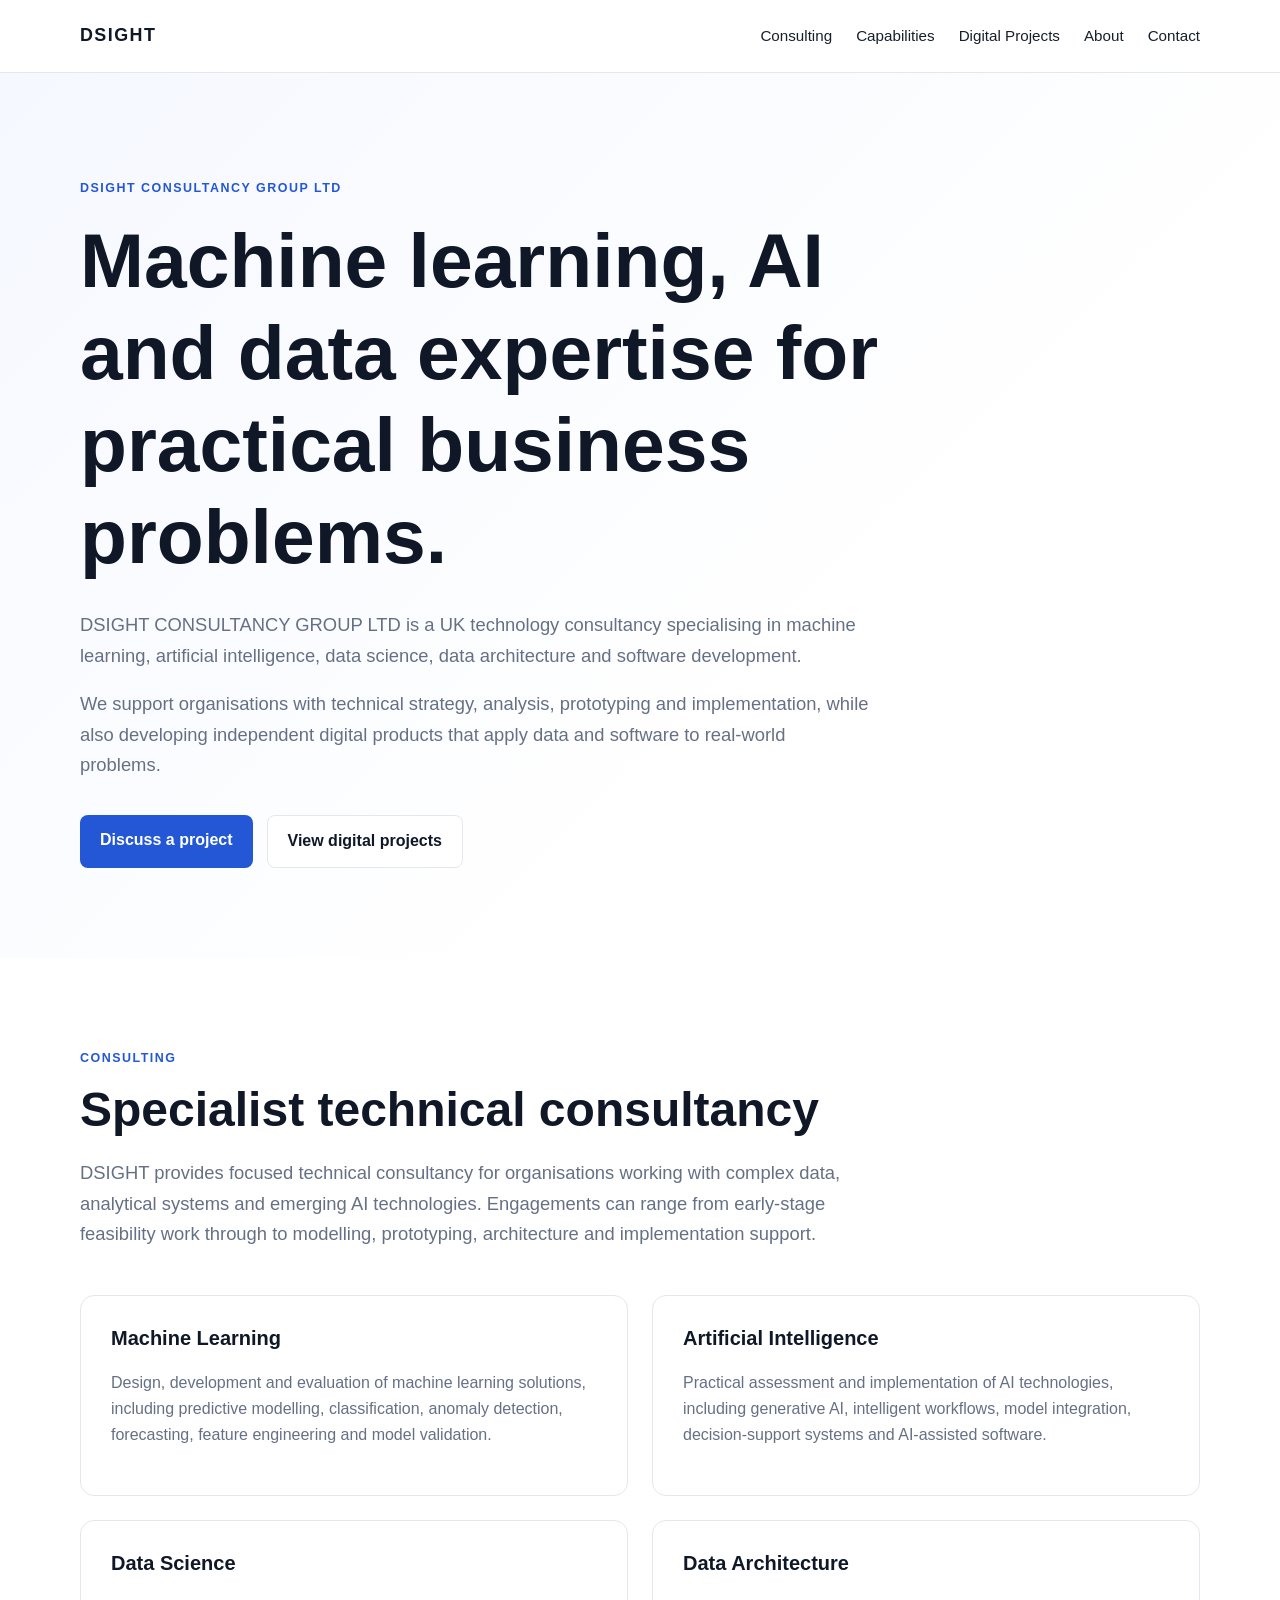
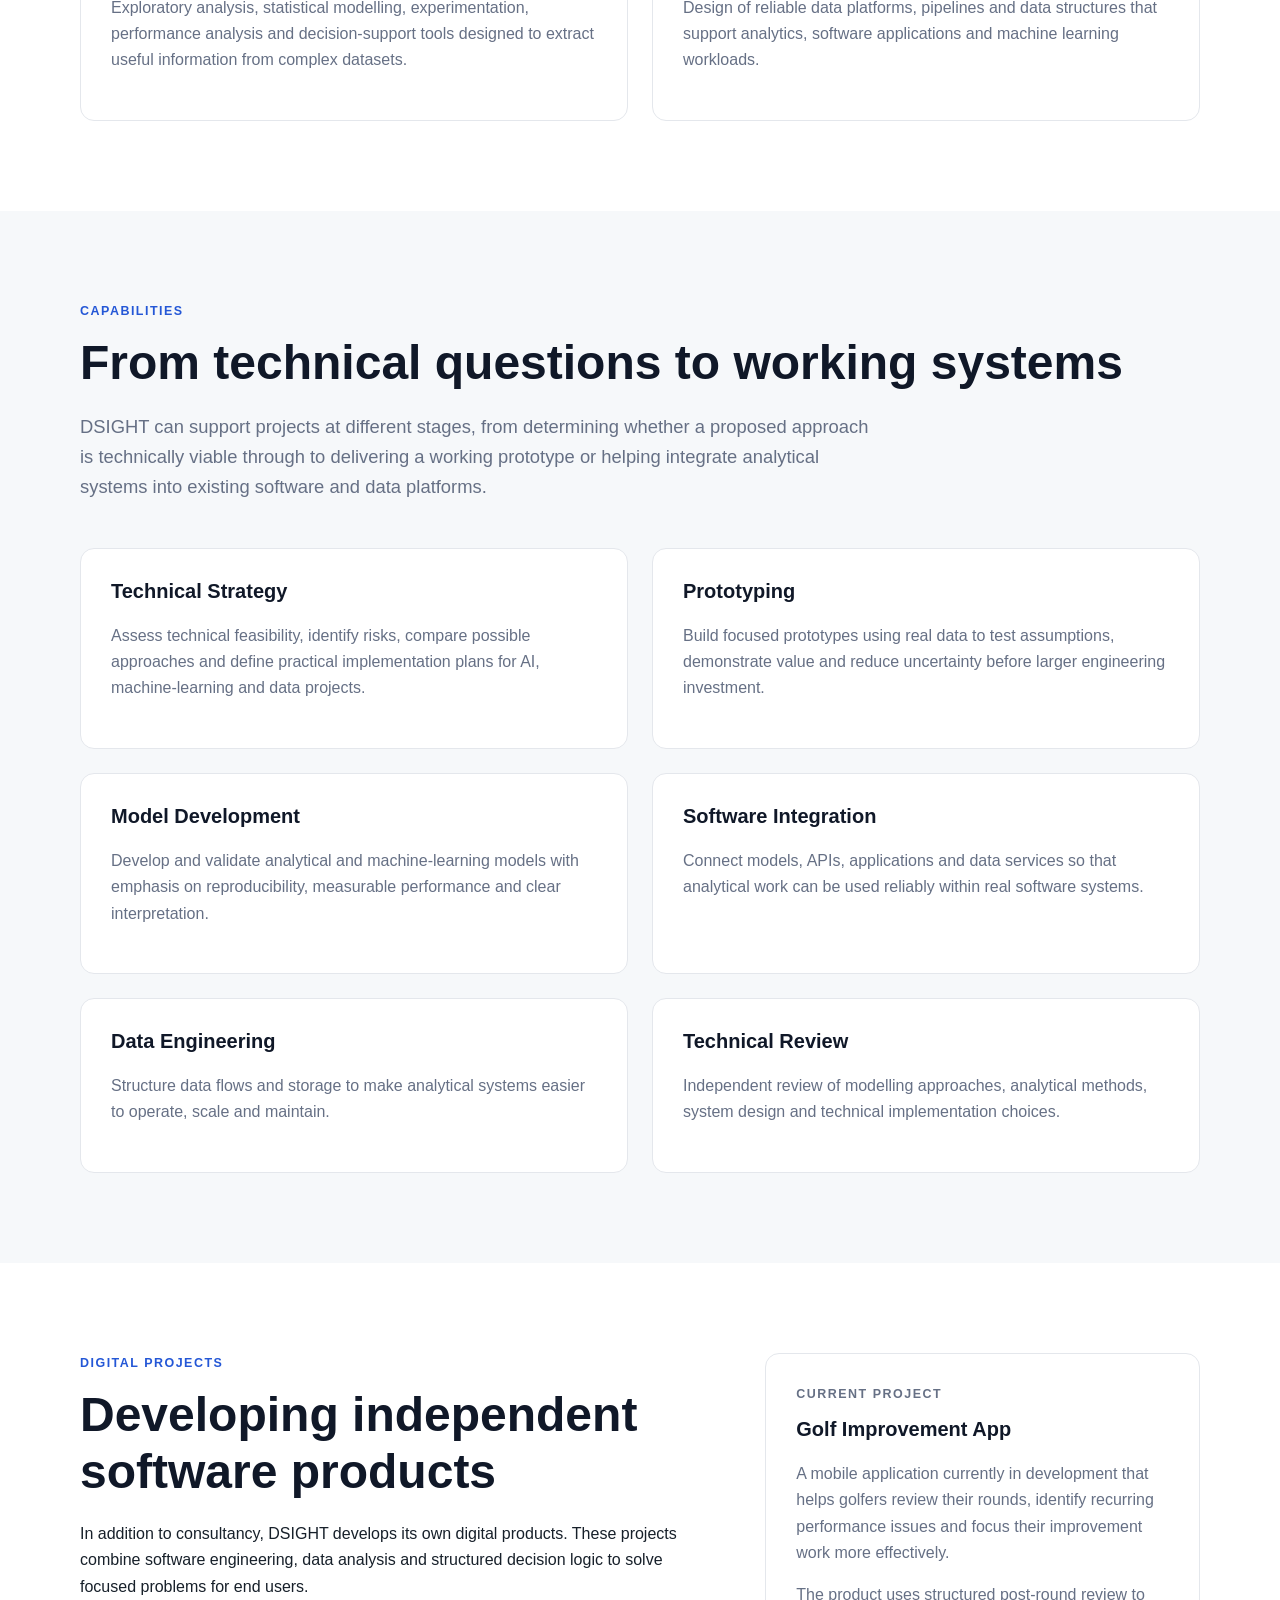
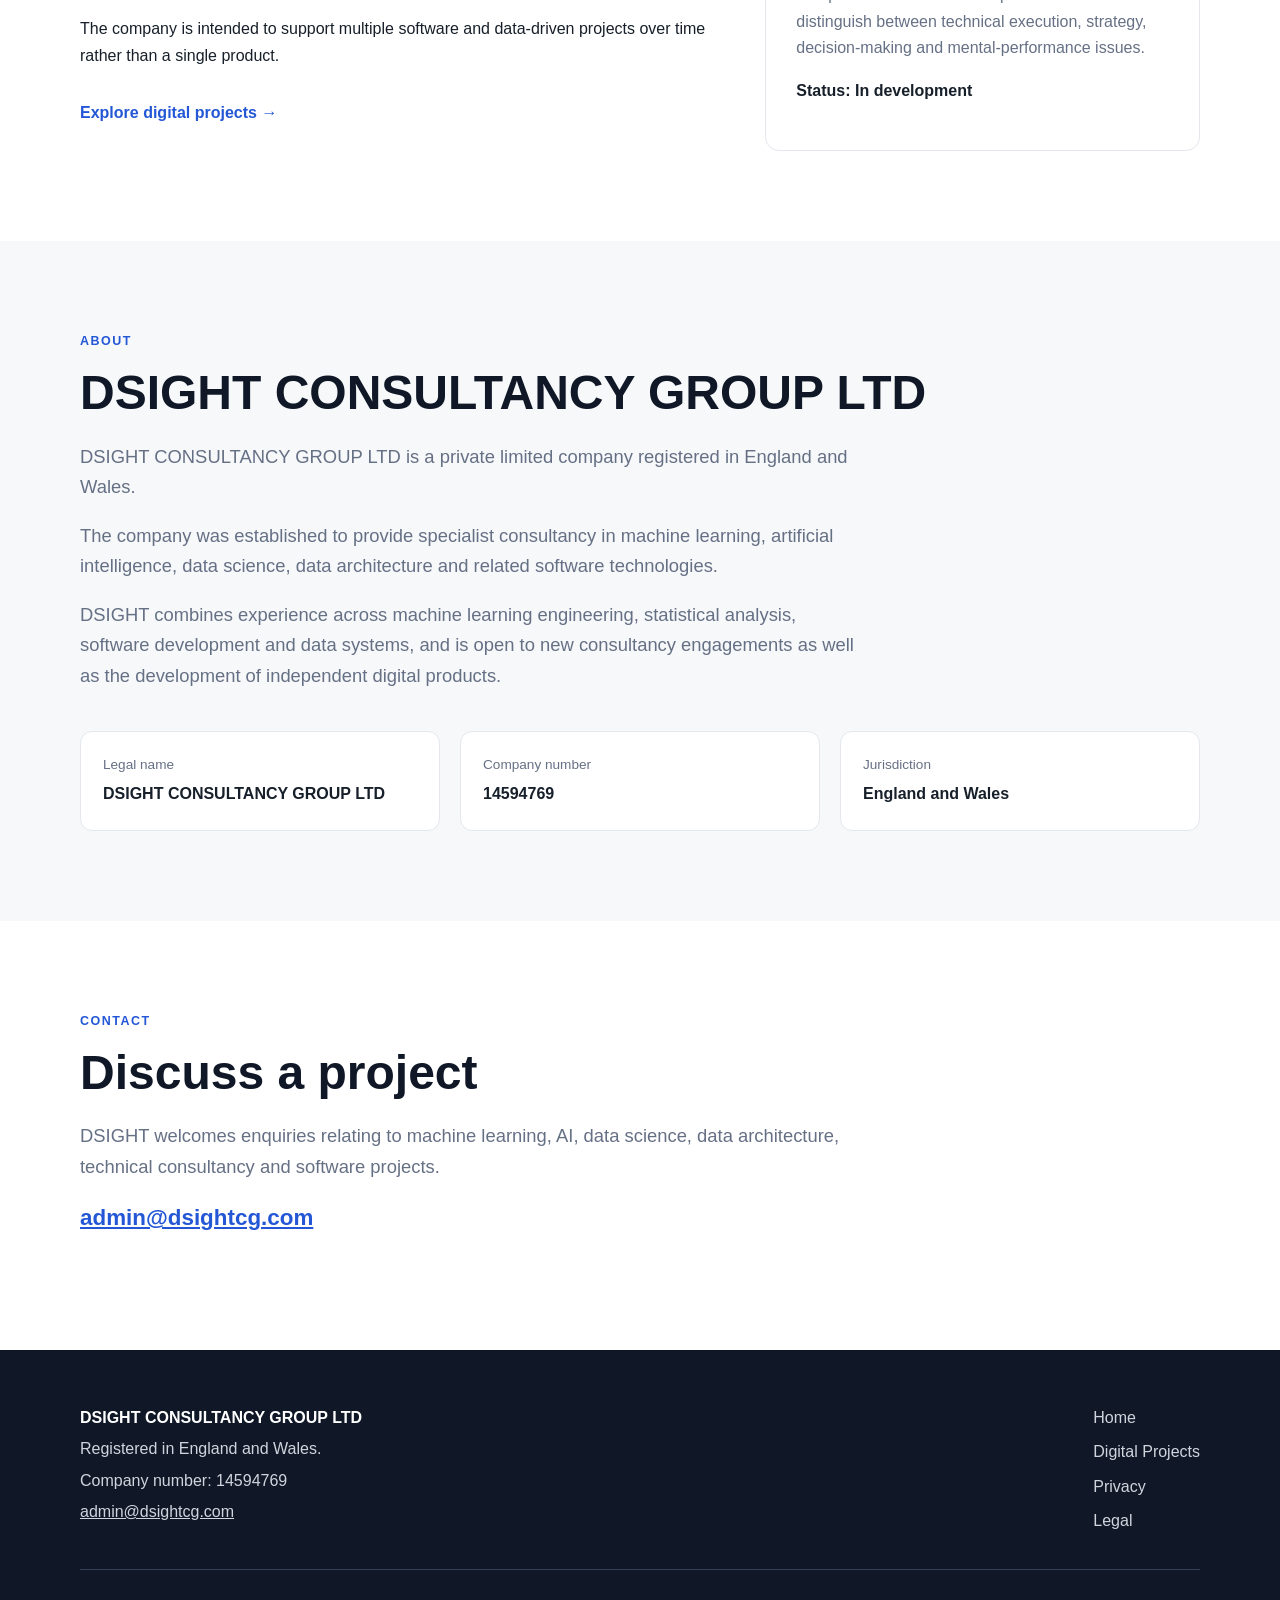
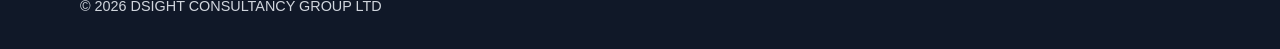
<file: index.html>
<!doctype html>
<html lang="en">
<head>
  <meta charset="utf-8">
  <meta name="viewport" content="width=device-width, initial-scale=1">
  <title>DSIGHT CONSULTANCY GROUP LTD</title>
  <meta
    name="description"
    content="DSIGHT CONSULTANCY GROUP LTD provides consultancy in machine learning, artificial intelligence, data science, data architecture and software development, while developing independent digital products."
  >
  <link rel="stylesheet" href="styles.css">
</head>

<body>

<header class="site-header">
  <div class="container nav">
    <a class="brand" href="index.html" aria-label="DSIGHT home">DSIGHT</a>

    <nav aria-label="Main navigation">
      <a href="#consulting">Consulting</a>
      <a href="#capabilities">Capabilities</a>
      <a href="projects.html">Digital Projects</a>
      <a href="#about">About</a>
      <a href="#contact">Contact</a>
    </nav>
  </div>
</header>

<main>

<section class="hero">
  <div class="container">
    <p class="eyebrow">DSIGHT CONSULTANCY GROUP LTD</p>

    <h1>
      Machine learning, AI and data expertise for practical business problems.
    </h1>

    <p class="hero-text">
      DSIGHT CONSULTANCY GROUP LTD is a UK technology consultancy specialising
      in machine learning, artificial intelligence, data science, data
      architecture and software development.
    </p>

    <p class="hero-text">
      We support organisations with technical strategy, analysis, prototyping
      and implementation, while also developing independent digital products
      that apply data and software to real-world problems.
    </p>

    <div class="hero-actions">
      <a class="button" href="#contact">Discuss a project</a>
      <a class="button secondary" href="projects.html">View digital projects</a>
    </div>
  </div>
</section>

<section id="consulting" class="section">
  <div class="container">

    <p class="eyebrow">Consulting</p>
    <h2>Specialist technical consultancy</h2>

    <p class="section-intro">
      DSIGHT provides focused technical consultancy for organisations working
      with complex data, analytical systems and emerging AI technologies.
      Engagements can range from early-stage feasibility work through to
      modelling, prototyping, architecture and implementation support.
    </p>

    <div class="grid">

      <article class="card">
        <h3>Machine Learning</h3>
        <p>
          Design, development and evaluation of machine learning solutions,
          including predictive modelling, classification, anomaly detection,
          forecasting, feature engineering and model validation.
        </p>
      </article>

      <article class="card">
        <h3>Artificial Intelligence</h3>
        <p>
          Practical assessment and implementation of AI technologies,
          including generative AI, intelligent workflows, model integration,
          decision-support systems and AI-assisted software.
        </p>
      </article>

      <article class="card">
        <h3>Data Science</h3>
        <p>
          Exploratory analysis, statistical modelling, experimentation,
          performance analysis and decision-support tools designed to extract
          useful information from complex datasets.
        </p>
      </article>

      <article class="card">
        <h3>Data Architecture</h3>
        <p>
          Design of reliable data platforms, pipelines and data structures that
          support analytics, software applications and machine learning
          workloads.
        </p>
      </article>

    </div>
  </div>
</section>

<section id="capabilities" class="section alternate">
  <div class="container">

    <p class="eyebrow">Capabilities</p>
    <h2>From technical questions to working systems</h2>

    <p class="section-intro">
      DSIGHT can support projects at different stages, from determining whether
      a proposed approach is technically viable through to delivering a
      working prototype or helping integrate analytical systems into existing
      software and data platforms.
    </p>

    <div class="grid">

      <article class="card">
        <h3>Technical Strategy</h3>
        <p>
          Assess technical feasibility, identify risks, compare possible
          approaches and define practical implementation plans for AI,
          machine-learning and data projects.
        </p>
      </article>

      <article class="card">
        <h3>Prototyping</h3>
        <p>
          Build focused prototypes using real data to test assumptions,
          demonstrate value and reduce uncertainty before larger engineering
          investment.
        </p>
      </article>

      <article class="card">
        <h3>Model Development</h3>
        <p>
          Develop and validate analytical and machine-learning models with
          emphasis on reproducibility, measurable performance and clear
          interpretation.
        </p>
      </article>

      <article class="card">
        <h3>Software Integration</h3>
        <p>
          Connect models, APIs, applications and data services so that
          analytical work can be used reliably within real software systems.
        </p>
      </article>

      <article class="card">
        <h3>Data Engineering</h3>
        <p>
          Structure data flows and storage to make analytical systems easier
          to operate, scale and maintain.
        </p>
      </article>

      <article class="card">
        <h3>Technical Review</h3>
        <p>
          Independent review of modelling approaches, analytical methods,
          system design and technical implementation choices.
        </p>
      </article>

    </div>
  </div>
</section>

<section class="section">
  <div class="container split">

    <div>
      <p class="eyebrow">Digital Projects</p>

      <h2>Developing independent software products</h2>

      <p>
        In addition to consultancy, DSIGHT develops its own digital products.
        These projects combine software engineering, data analysis and
        structured decision logic to solve focused problems for end users.
      </p>

      <p>
        The company is intended to support multiple software and data-driven
        projects over time rather than a single product.
      </p>

      <a class="text-link" href="projects.html">
        Explore digital projects →
      </a>
    </div>

    <div class="feature-box">
      <p class="eyebrow">Current project</p>

      <h3>Golf Improvement App</h3>

      <p>
        A mobile application currently in development that helps golfers review
        their rounds, identify recurring performance issues and focus their
        improvement work more effectively.
      </p>

      <p>
        The product uses structured post-round review to distinguish between
        technical execution, strategy, decision-making and mental-performance
        issues.
      </p>

      <p class="status">Status: In development</p>
    </div>

  </div>
</section>

<section id="about" class="section alternate">
  <div class="container">

    <p class="eyebrow">About</p>

    <h2>DSIGHT CONSULTANCY GROUP LTD</h2>

    <p class="section-intro">
      DSIGHT CONSULTANCY GROUP LTD is a private limited company registered in
      England and Wales.
    </p>

    <p class="section-intro">
      The company was established to provide specialist consultancy in machine
      learning, artificial intelligence, data science, data architecture and
      related software technologies.
    </p>

    <p class="section-intro">
      DSIGHT combines experience across machine learning engineering,
      statistical analysis, software development and data systems, and is open
      to new consultancy engagements as well as the development of independent
      digital products.
    </p>

    <div class="company-details">
      <div>
        <span class="detail-label">Legal name</span>
        <strong>DSIGHT CONSULTANCY GROUP LTD</strong>
      </div>

      <div>
        <span class="detail-label">Company number</span>
        <strong>14594769</strong>
      </div>

      <div>
        <span class="detail-label">Jurisdiction</span>
        <strong>England and Wales</strong>
      </div>
    </div>

  </div>
</section>

<section id="contact" class="section">
  <div class="container contact">

    <p class="eyebrow">Contact</p>

    <h2>Discuss a project</h2>

    <p class="section-intro">
      DSIGHT welcomes enquiries relating to machine learning, AI, data science,
      data architecture, technical consultancy and software projects.
    </p>

    <p class="contact-email">
      <a href="mailto:admin@dsightcg.com">admin@dsightcg.com</a>
    </p>

  </div>
</section>

</main>

<footer>
  <div class="container footer-content">

    <div>
      <strong>DSIGHT CONSULTANCY GROUP LTD</strong>
      <p>Registered in England and Wales.</p>
      <p>Company number: 14594769</p>
      <p>
        <a href="mailto:admin@dsightcg.com">admin@dsightcg.com</a>
      </p>
    </div>

    <div class="footer-links">
      <a href="index.html">Home</a>
      <a href="projects.html">Digital Projects</a>
      <a href="privacy.html">Privacy</a>
      <a href="terms.html">Legal</a>
    </div>

  </div>

  <div class="container copyright">
    © 2026 DSIGHT CONSULTANCY GROUP LTD
  </div>
</footer>

</body>
</html>
</file>
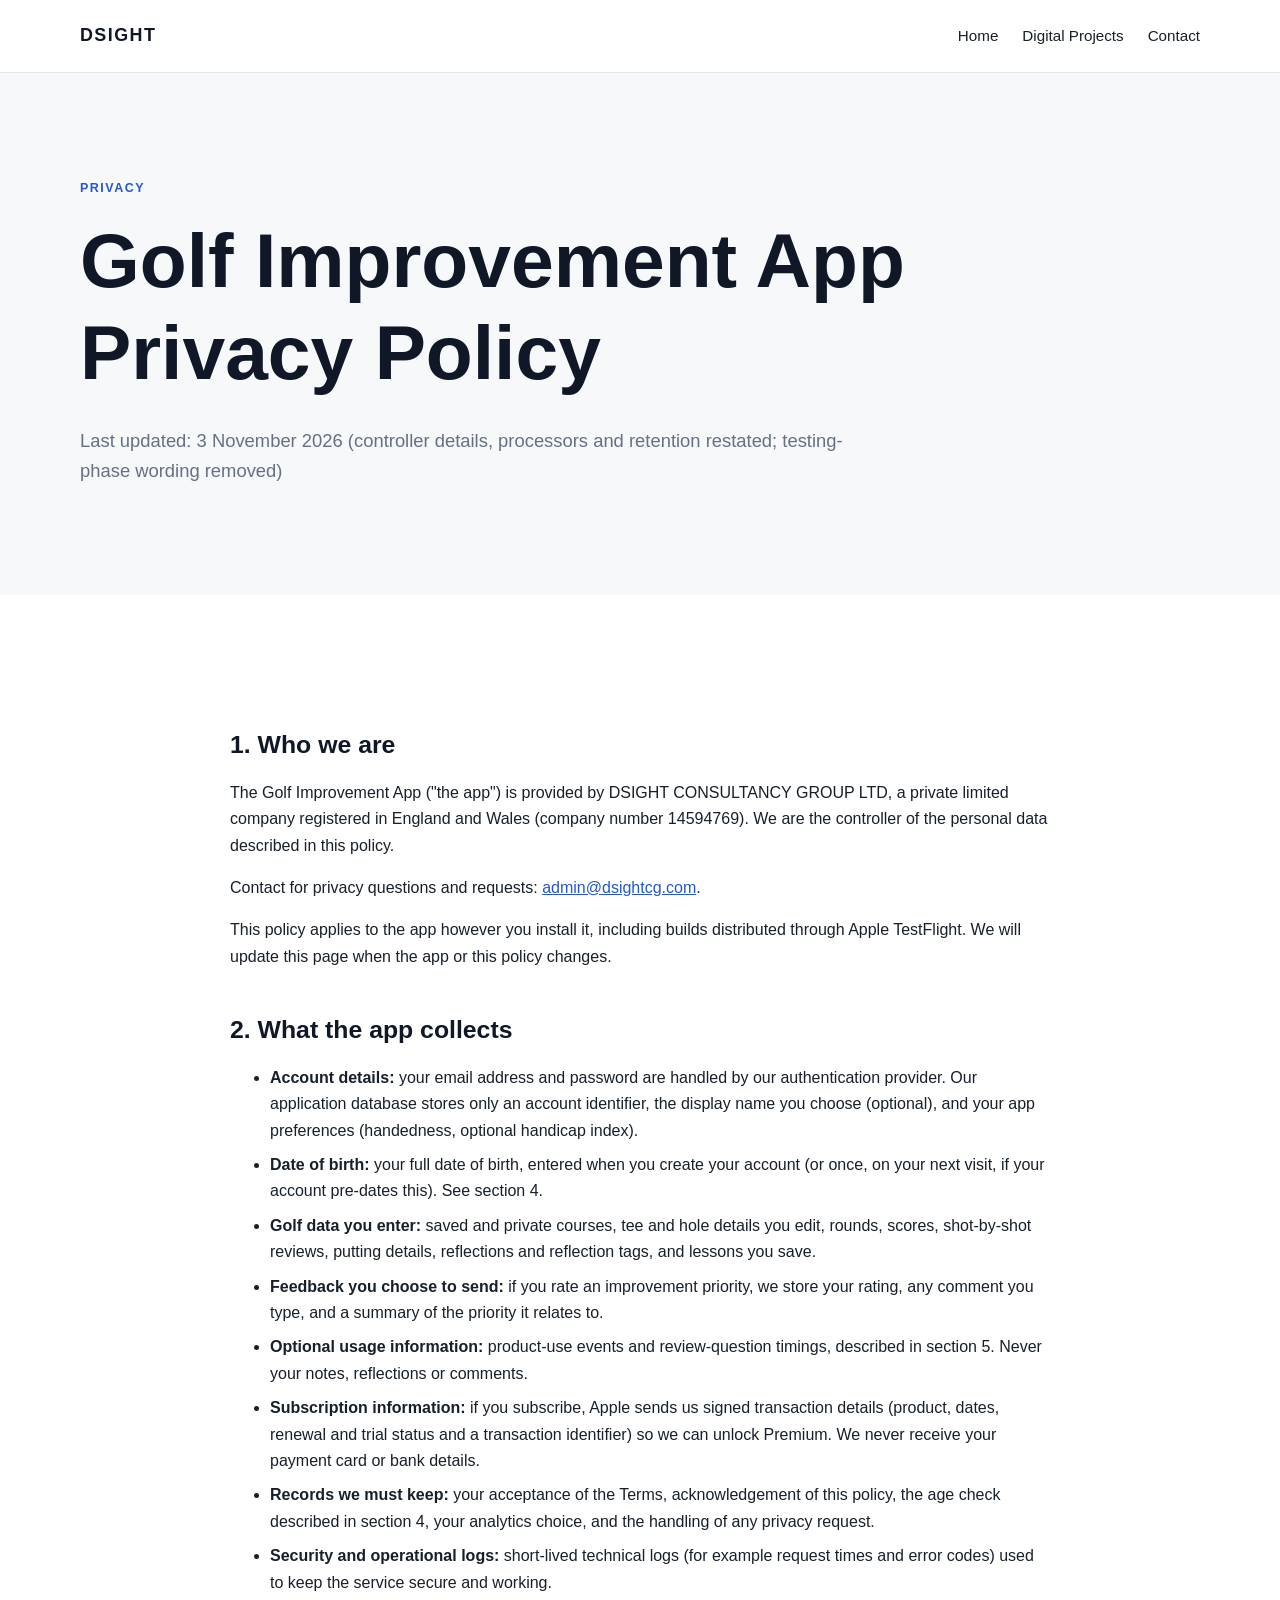
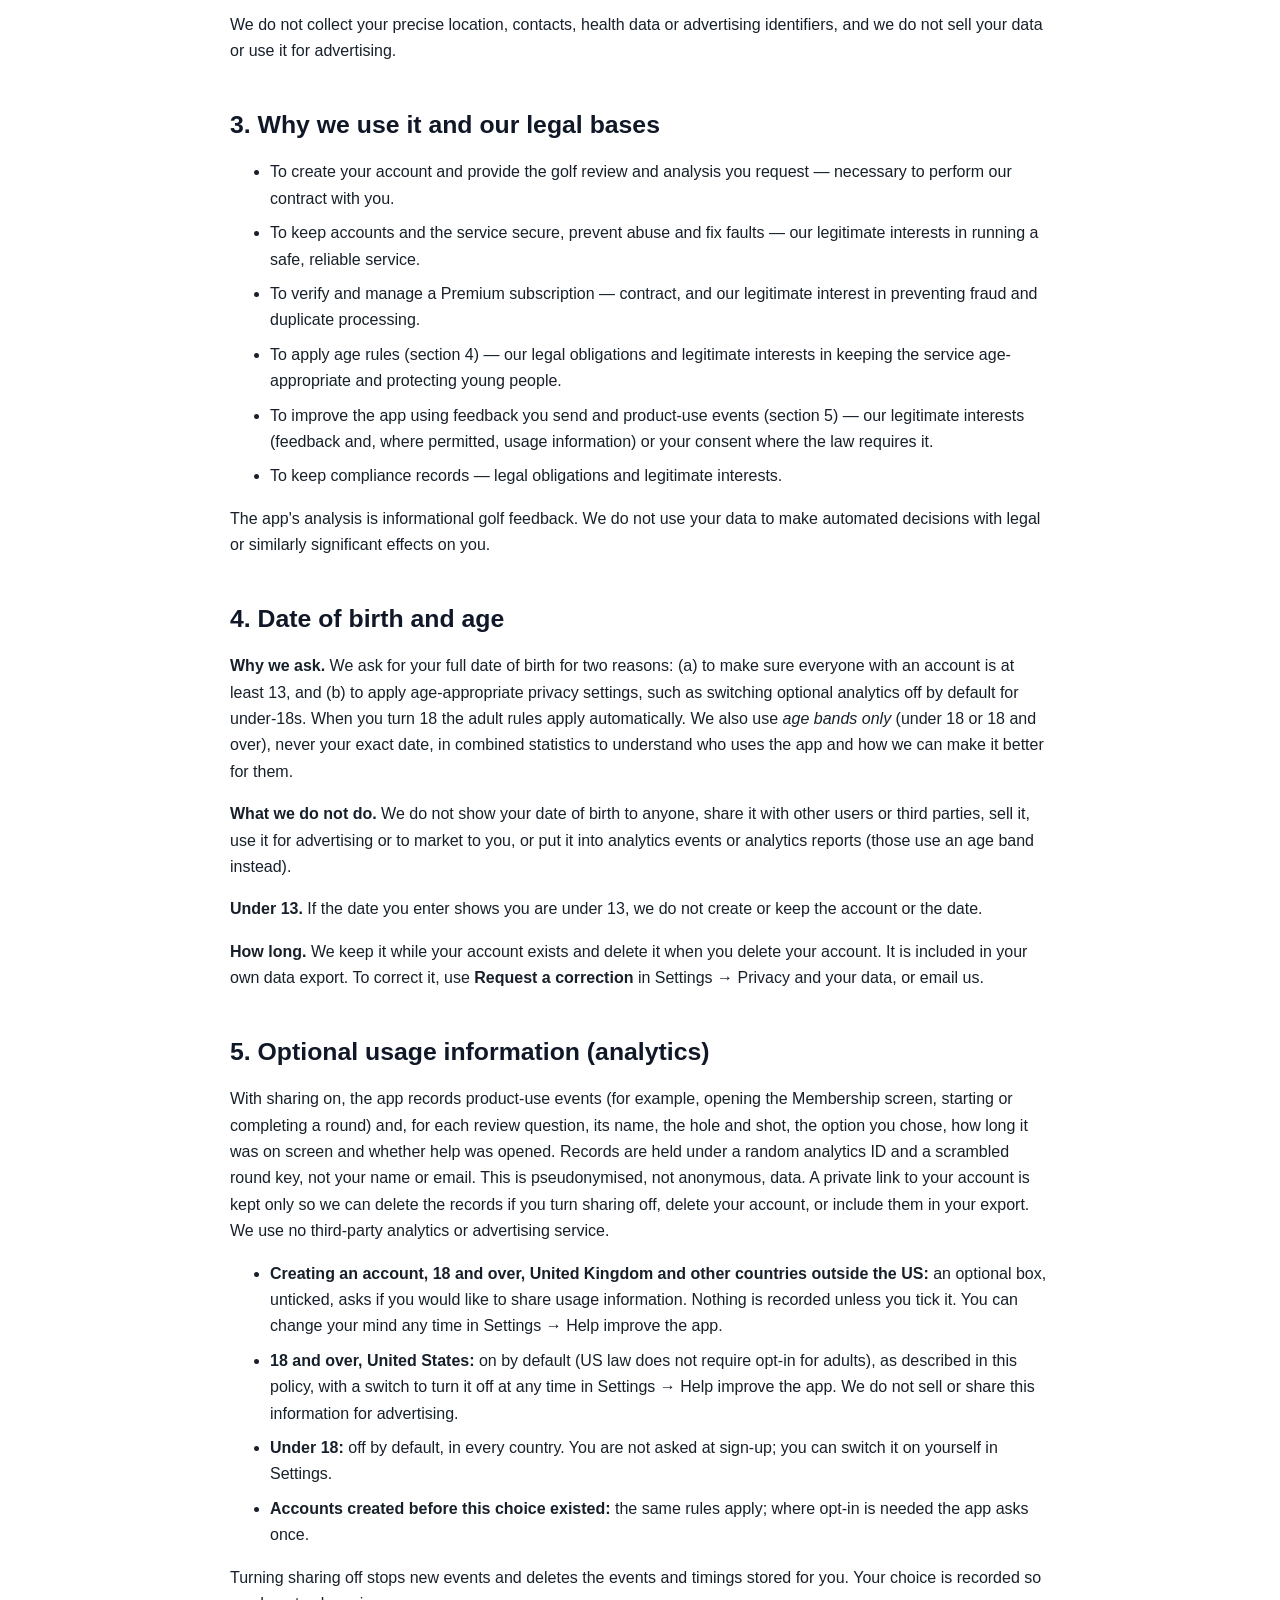
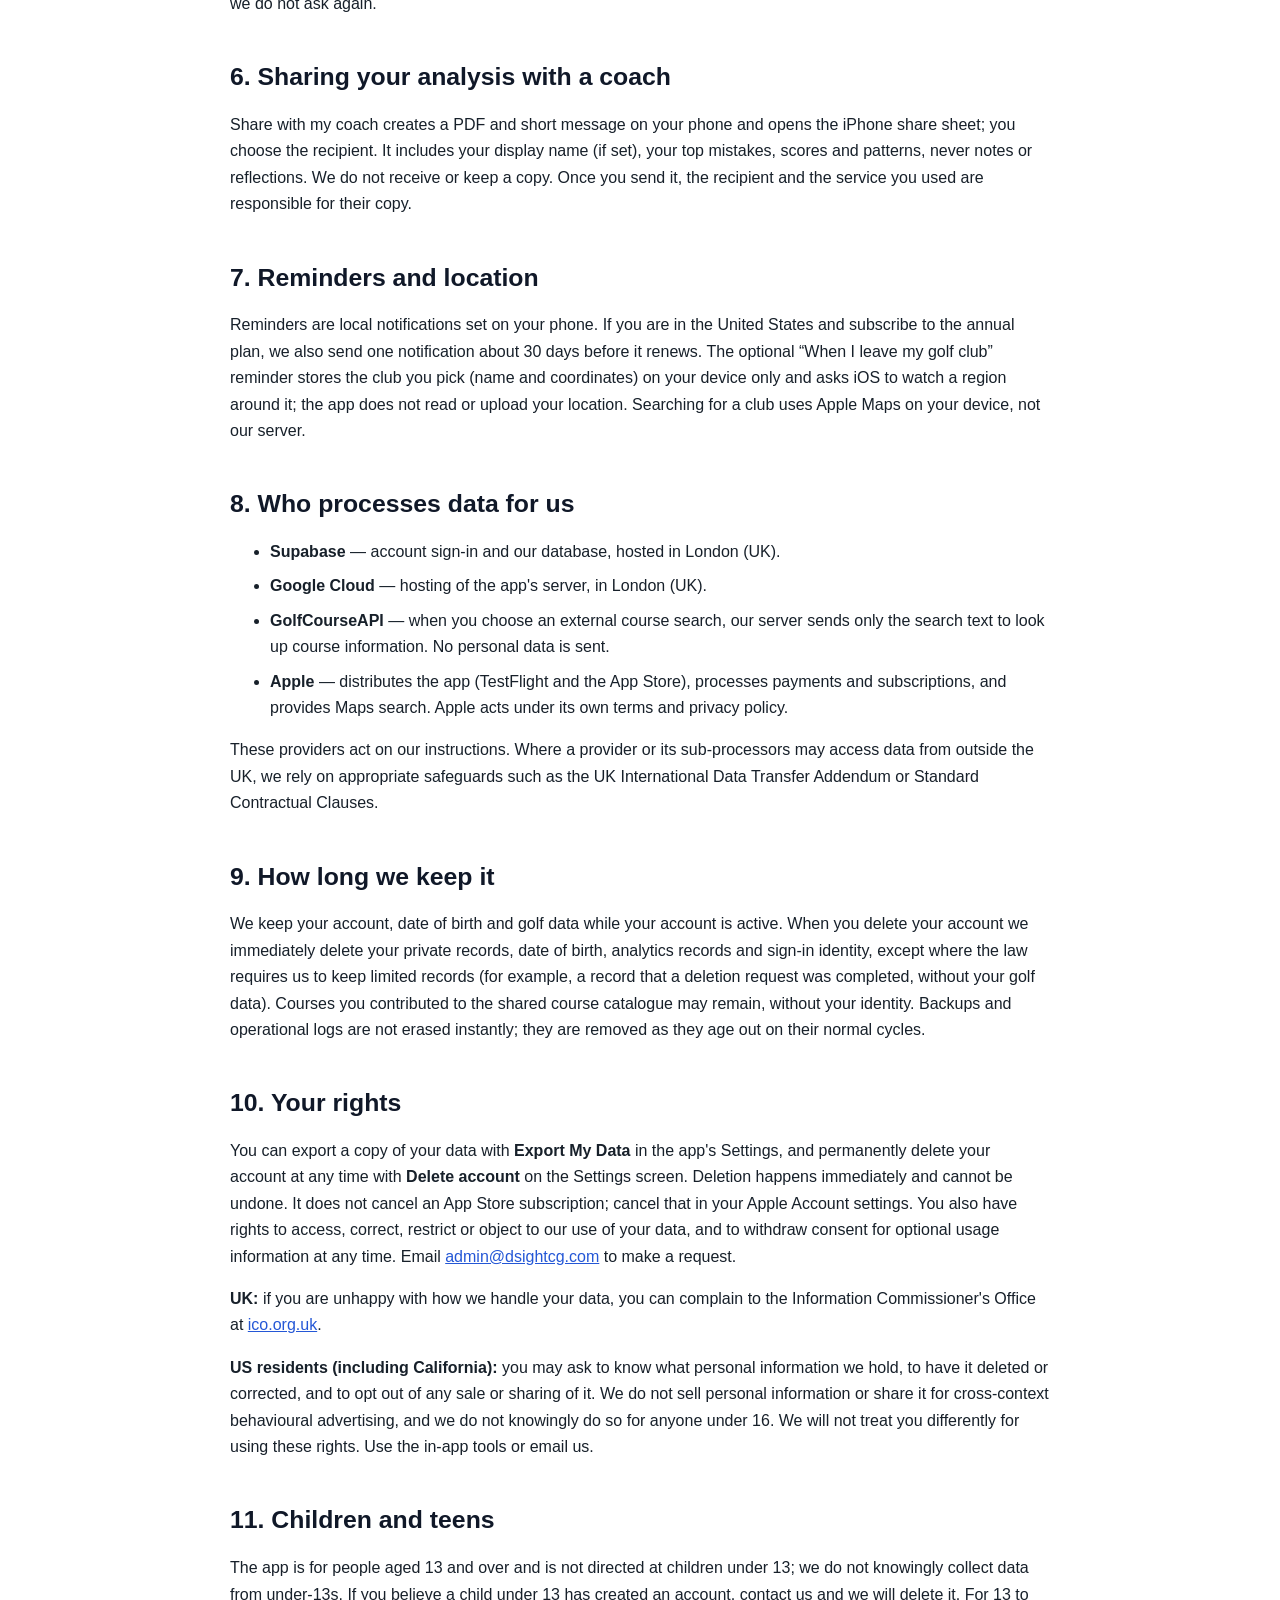
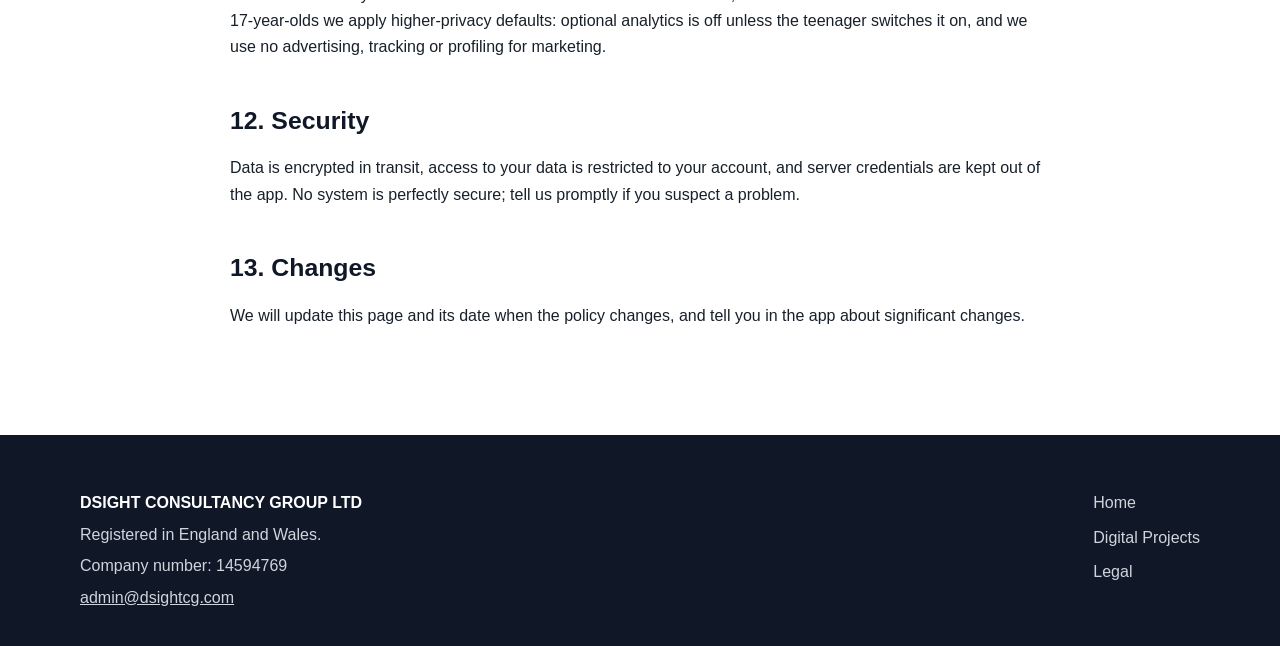
<file: golf-improvement-privacy.html>
<!doctype html>
<html lang="en">
<head>
  <meta charset="utf-8">
  <meta name="viewport" content="width=device-width, initial-scale=1">
  <title>Golf Improvement App Privacy Policy | DSIGHT CONSULTANCY GROUP LTD</title>
  <meta
    name="description"
    content="Privacy policy for the Golf Improvement App by DSIGHT CONSULTANCY GROUP LTD."
  >
  <link rel="stylesheet" href="styles.css">
</head>

<body>

<header class="site-header">
  <div class="container nav">
    <a class="brand" href="index.html">DSIGHT</a>

    <nav aria-label="Main navigation">
      <a href="index.html">Home</a>
      <a href="projects.html">Digital Projects</a>
      <a href="index.html#contact">Contact</a>
    </nav>
  </div>
</header>

<main>

<section class="page-header">
  <div class="container">
    <p class="eyebrow">Privacy</p>
    <h1>Golf Improvement App Privacy Policy</h1>
    <p class="hero-text">Last updated: 3 November 2026 (controller details, processors and retention restated; testing-phase wording removed)</p>
  </div>
</section>

<section class="section">
  <div class="container legal">

    <h2>1. Who we are</h2>

    <p>
      The Golf Improvement App ("the app") is provided by DSIGHT CONSULTANCY
      GROUP LTD, a private limited company registered in England and Wales
      (company number 14594769). We are the controller of the personal data
      described in this policy.
    </p>
    <p>
      Contact for privacy questions and requests:
      <a href="mailto:admin@dsightcg.com">admin@dsightcg.com</a>.
    </p>
    <p>
      This policy applies to the app however you install it, including
      builds distributed through Apple TestFlight. We will update this page
      when the app or this policy changes.
    </p>

    <h2>2. What the app collects</h2>

    <ul>
      <li>
        <strong>Account details:</strong> your email address and password are
        handled by our authentication provider. Our application database stores
        only an account identifier, the display name you choose (optional), and
        your app preferences (handedness, optional handicap index).
      </li>
      <li>
        <strong>Date of birth:</strong> your full date of birth, entered when
        you create your account (or once, on your next visit, if your account
        pre-dates this). See section 4.
      </li>
      <li>
        <strong>Golf data you enter:</strong> saved and private courses, tee
        and hole details you edit, rounds, scores, shot-by-shot reviews,
        putting details, reflections and reflection tags, and lessons you save.
      </li>
      <li>
        <strong>Feedback you choose to send:</strong> if you rate an
        improvement priority, we store your rating, any comment you type, and a
        summary of the priority it relates to.
      </li>
      <li>
        <strong>Optional usage information:</strong> product-use events and
        review-question timings, described in section 5. Never your notes,
        reflections or comments.
      </li>
      <li>
        <strong>Subscription information:</strong> if you subscribe, Apple
        sends us signed transaction details (product, dates, renewal and trial
        status and a transaction identifier) so we can unlock Premium. We never
        receive your payment card or bank details.
      </li>
      <li>
        <strong>Records we must keep:</strong> your acceptance of the Terms,
        acknowledgement of this policy, the age check described in section 4,
        your analytics choice, and the handling of any privacy request.
      </li>
      <li>
        <strong>Security and operational logs:</strong> short-lived technical
        logs (for example request times and error codes) used to keep the
        service secure and working.
      </li>
    </ul>
    <p>
      We do not collect your precise location, contacts, health data or
      advertising identifiers, and we do not sell your data or use it for
      advertising.
    </p>

    <h2>3. Why we use it and our legal bases</h2>

    <ul>
      <li>
        To create your account and provide the golf review and analysis you
        request &mdash; necessary to perform our contract with you.
      </li>
      <li>
        To keep accounts and the service secure, prevent abuse and fix faults
        &mdash; our legitimate interests in running a safe, reliable service.
      </li>
      <li>
        To verify and manage a Premium subscription &mdash; contract, and our
        legitimate interest in preventing fraud and duplicate processing.
      </li>
      <li>
        To apply age rules (section 4) &mdash; our legal obligations and
        legitimate interests in keeping the service age-appropriate and
        protecting young people.
      </li>
      <li>
        To improve the app using feedback you send and product-use events
        (section 5) &mdash; our legitimate interests (feedback and, where
        permitted, usage information) or your consent where the law requires it.
      </li>
      <li>
        To keep compliance records &mdash; legal obligations and legitimate
        interests.
      </li>
    </ul>
    <p>
      The app's analysis is informational golf feedback. We do not use your
      data to make automated decisions with legal or similarly significant
      effects on you.
    </p>

    <h2>4. Date of birth and age</h2>

    <p>
      <strong>Why we ask.</strong> We ask for your full date of birth for two
      reasons: (a) to make sure everyone with an account is at least 13, and
      (b) to apply age-appropriate privacy settings, such as switching optional
      analytics off by default for under-18s. When you turn 18 the adult rules
      apply automatically. We also use <em>age bands only</em> (under 18 or 18
      and over), never your exact date, in combined statistics to understand who
      uses the app and how we can make it better for them.
    </p>
    <p>
      <strong>What we do not do.</strong> We do not show your date of birth to
      anyone, share it with other users or third parties, sell it, use it for
      advertising or to market to you, or put it into analytics events or
      analytics reports (those use an age band instead).
    </p>
    <p>
      <strong>Under 13.</strong> If the date you enter shows you are under 13,
      we do not create or keep the account or the date.
    </p>
    <p>
      <strong>How long.</strong> We keep it while your account exists and
      delete it when you delete your account. It is included in your own data
      export. To correct it, use <strong>Request a correction</strong> in
      Settings &rarr; Privacy and your data, or email us.
    </p>

    <h2>5. Optional usage information (analytics)</h2>

    <p>
      With sharing on, the app records product-use events (for example,
      opening the Membership screen, starting or completing a round) and, for
      each review question, its name, the hole and shot, the option you chose,
      how long it was on screen and whether help was opened. Records are held
      under a random analytics ID and a scrambled round key, not your name or
      email. This is pseudonymised, not anonymous, data. A private link to your
      account is kept only so we can delete the records if you turn sharing off,
      delete your account, or include them in your export. We use no
      third-party analytics or advertising service.
    </p>
    <ul>
      <li>
        <strong>Creating an account, 18 and over, United Kingdom and other
        countries outside the US:</strong> an optional box, unticked, asks if
        you would like to share usage information. Nothing is recorded unless
        you tick it. You can change your mind any time in Settings &rarr; Help
        improve the app.
      </li>
      <li>
        <strong>18 and over, United States:</strong> on by default (US law does
        not require opt-in for adults), as described in this policy, with a
        switch to turn it off at any time in Settings &rarr; Help improve the
        app. We do not sell or share this information for advertising.
      </li>
      <li>
        <strong>Under 18:</strong> off by default, in every country. You are
        not asked at sign-up; you can switch it on yourself in Settings.
      </li>
      <li>
        <strong>Accounts created before this choice existed:</strong> the same
        rules apply; where opt-in is needed the app asks once.
      </li>
    </ul>
    <p>
      Turning sharing off stops new events and deletes the events and timings
      stored for you. Your choice is recorded so we do not ask again.
    </p>

    <h2>6. Sharing your analysis with a coach</h2>

    <p>
      Share with my coach creates a PDF and short message on your phone and
      opens the iPhone share sheet; you choose the recipient. It includes your
      display name (if set), your top mistakes, scores and patterns, never notes
      or reflections. We do not receive or keep a copy. Once you send it, the
      recipient and the service you used are responsible for their copy.
    </p>

    <h2>7. Reminders and location</h2>

    <p>
      Reminders are local notifications set on your phone. If you are in the United States and subscribe to the annual plan, we also send one notification about 30 days before it renews. The optional
      &ldquo;When I leave my golf club&rdquo; reminder stores the club you pick
      (name and coordinates) on your device only and asks iOS to watch a region
      around it; the app does not read or upload your location. Searching for a
      club uses Apple Maps on your device, not our server.
    </p>

    <h2>8. Who processes data for us</h2>

    <ul>
      <li>
        <strong>Supabase</strong> &mdash; account sign-in and our database,
        hosted in London (UK).
      </li>
      <li>
        <strong>Google Cloud</strong> &mdash; hosting of the app's server,
        in London (UK).
      </li>
      <li>
        <strong>GolfCourseAPI</strong> &mdash; when you choose an external
        course search, our server sends only the search text to look up course
        information. No personal data is sent.
      </li>
      <li>
        <strong>Apple</strong> &mdash; distributes the app (TestFlight and the
        App Store), processes payments and subscriptions, and provides Maps
        search. Apple acts under its own terms and privacy policy.
      </li>
    </ul>
    <p>
      These providers act on our instructions. Where a provider or its
      sub-processors may access data from outside the UK, we rely on
      appropriate safeguards such as the UK International Data Transfer
      Addendum or Standard Contractual Clauses.
    </p>

    <h2>9. How long we keep it</h2>

    <p>
      We keep your account, date of birth and golf data while your account is
      active. When you delete your account we immediately delete your private
      records, date of birth, analytics records and sign-in identity, except
      where the law requires us to keep limited records (for example, a record
      that a deletion request was completed, without your golf data). Courses
      you contributed to the shared course catalogue may remain, without your
      identity. Backups and operational logs are not erased instantly;
      they are removed as they age out on their normal cycles.
    </p>

    <h2>10. Your rights</h2>

    <p>
      You can export a copy of your data with <strong>Export My Data</strong>
      in the app's Settings, and permanently delete your account at any time
      with <strong>Delete account</strong> on the Settings screen. Deletion
      happens immediately and cannot be undone. It does not cancel an App
      Store subscription; cancel that in your Apple Account settings. You also
      have rights to access, correct, restrict or object to our use of your
      data, and to withdraw consent for optional usage information at any time.
      Email
      <a href="mailto:admin@dsightcg.com">admin@dsightcg.com</a>
      to make a request.
    </p>
    <p>
      <strong>UK:</strong> if you are unhappy with how we handle your data,
      you can complain to the Information Commissioner's Office at
      <a href="https://ico.org.uk">ico.org.uk</a>.
    </p>
    <p>
      <strong>US residents (including California):</strong> you may ask to know
      what personal information we hold, to have it deleted or corrected, and
      to opt out of any sale or sharing of it. We do not sell personal
      information or share it for cross-context behavioural advertising, and
      we do not knowingly do so for anyone under 16. We will not treat you
      differently for using these rights. Use the in-app tools or email us.
    </p>

    <h2>11. Children and teens</h2>

    <p>
      The app is for people aged 13 and over and is not directed at children
      under 13; we do not knowingly collect data from under-13s. If you believe
      a child under 13 has created an account, contact us and we will delete
      it. For 13 to 17-year-olds we apply higher-privacy defaults: optional
      analytics is off unless the teenager switches it on, and we use no
      advertising, tracking or profiling for marketing.
    </p>

    <h2>12. Security</h2>

    <p>
      Data is encrypted in transit, access to your data is restricted to your
      account, and server credentials are kept out of the app. No system is
      perfectly secure; tell us promptly if you suspect a problem.
    </p>

    <h2>13. Changes</h2>

    <p>
      We will update this page and its date when the policy changes, and tell
      you in the app about significant changes.
    </p>

  </div>
</section>

</main>

<footer>
  <div class="container footer-content">

    <div>
      <strong>DSIGHT CONSULTANCY GROUP LTD</strong>
      <p>Registered in England and Wales.</p>
      <p>Company number: 14594769</p>
      <p>
        <a href="mailto:admin@dsightcg.com">admin@dsightcg.com</a>
      </p>
    </div>

    <div class="footer-links">
      <a href="index.html">Home</a>
      <a href="projects.html">Digital Projects</a>
      <a href="terms.html">Legal</a>
    </div>

  </div>
</footer>

</body>
</html>
</file>
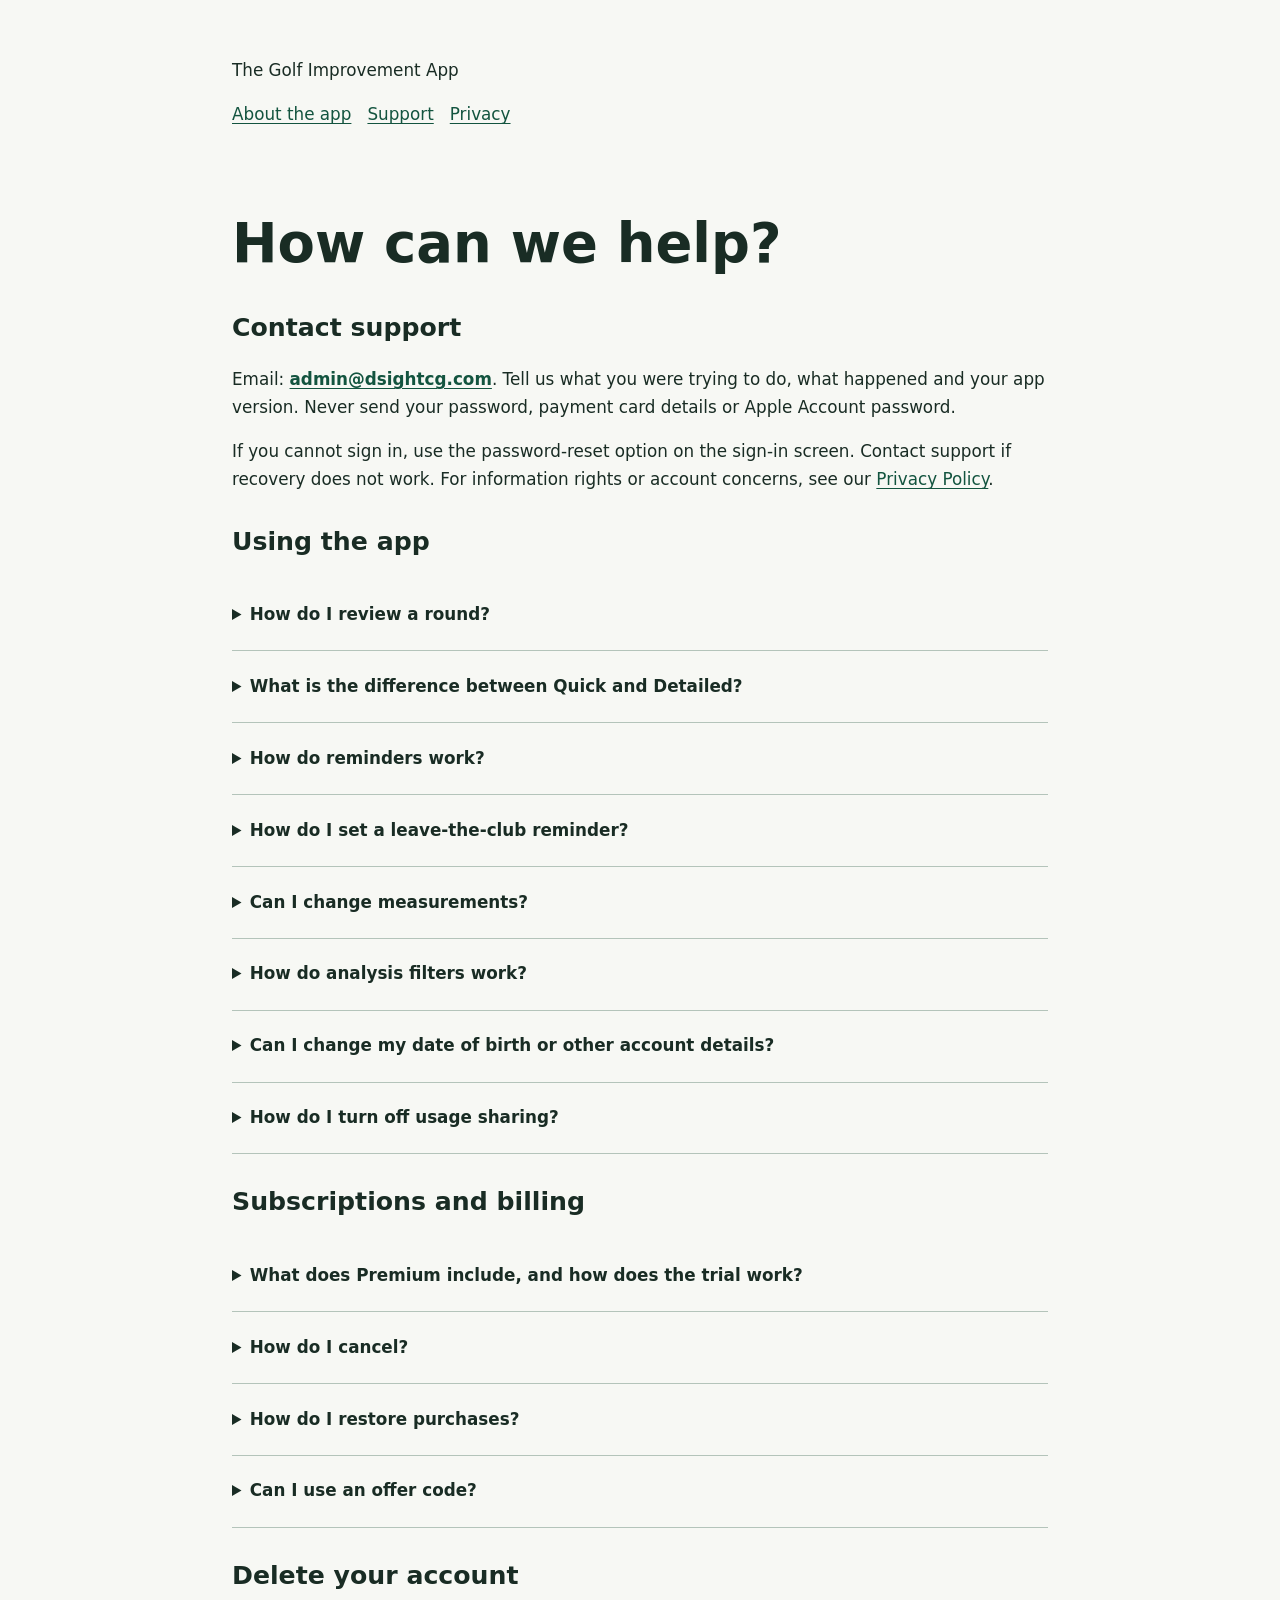
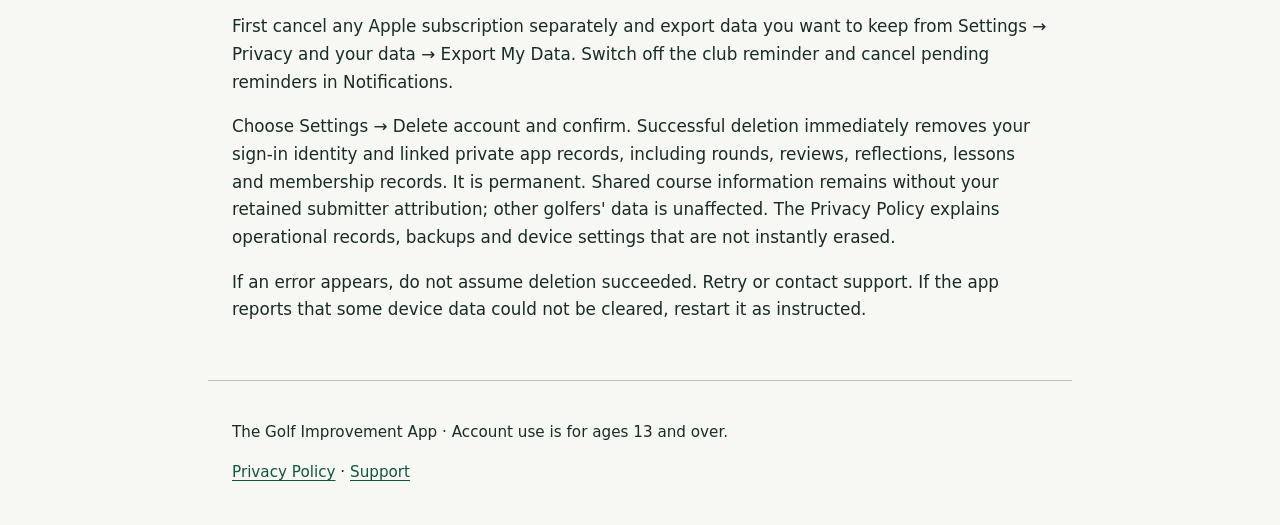
<file: golf-improvement-support.html>
<!doctype html>
<html lang="en-GB">
  <head>
    <meta charset="utf-8" />
    <meta name="viewport" content="width=device-width, initial-scale=1" />
    <meta
      name="description"
      content="Help with round reviews, reminders, subscriptions and your account."
    />
    <title>Support — The Golf Improvement App</title>
    <style>
      html {
        color-scheme: light;
      }
      * {
        box-sizing: border-box;
      }
      body {
        margin: 0;
        background: #f7f8f4;
        color: #192c24;
        font:
          1.05rem/1.65 system-ui,
          -apple-system,
          sans-serif;
      }
      header,
      main,
      footer {
        max-width: 54rem;
        margin: auto;
        padding: 1.5rem;
      }
      header {
        padding-top: 2.5rem;
      }
      h1 {
        font-size: clamp(2rem, 7vw, 3.4rem);
        line-height: 1.15;
      }
      h2 {
        line-height: 1.3;
        margin-top: 2rem;
      }
      a {
        color: #13543f;
        text-underline-offset: 0.2em;
        overflow-wrap: anywhere;
      }
      a:focus-visible,
      summary:focus-visible {
        outline: 3px solid #855000;
        outline-offset: 5px;
      }
      nav {
        display: flex;
        flex-wrap: wrap;
        gap: 1rem;
      }
      details {
        border-bottom: 1px solid #b4c4ba;
        padding: 1rem 0;
      }
      summary {
        cursor: pointer;
        font-weight: 650;
        padding: 0.35rem 0;
      }
      aside {
        background: #fff0cf;
        border: 1px solid #80642c;
        padding: 1rem;
      }
      section {
        margin-bottom: 2rem;
      }
      .badge {
        display: inline-block;
        border: 2px solid #192c24;
        border-radius: 0.5rem;
        padding: 0.6rem 1rem;
        font-weight: 650;
      }
      .skip {
        position: absolute;
        left: -10000px;
      }
      .skip:focus {
        position: static;
        display: block;
        padding: 1rem;
      }
      footer {
        border-top: 1px solid #b4c4ba;
        font-size: 0.95rem;
      }
      li {
        margin: 0.5rem 0;
      }
    </style>
  </head>
  <body>
    <a class="skip" href="#main">Skip to content</a>
    <header>
      <p>The Golf Improvement App</p>
      <nav aria-label="Main">
        <a href="https://www.dsightcg.com/projects.html"
          >About the app</a
        ><a href="https://www.dsightcg.com/golf-improvement-support.html"
          >Support</a
        ><a href="https://www.dsightcg.com/golf-improvement-privacy.html"
          >Privacy</a
        >
      </nav>
    </header>
    <main id="main">

      <h1>How can we help?</h1>
      <section aria-labelledby="contact">
        <h2 id="contact">Contact support</h2>
        <p>
          Email: <strong><a href="mailto:admin@dsightcg.com">admin@dsightcg.com</a></strong>. Tell us what
          you were trying to do, what happened and your app version. Never send
          your password, payment card details or Apple Account password.
        </p>
        <p>
          If you cannot sign in, use the password-reset option on the sign-in
          screen. Contact support if recovery does not work. For information
          rights or account concerns, see our
          <a href="https://www.dsightcg.com/golf-improvement-privacy.html"
            >Privacy Policy</a
          >.
        </p>
      </section>
      <section aria-labelledby="faq">
        <h2 id="faq">Using the app</h2>
        <details>
          <summary>How do I review a round?</summary>
          <p>
            Choose Quick or Detailed review, select your course and tee, and
            enter a score for each hole played. Leave unplayed holes blank. Work
            through your shots in order, marking each great, a mistake or
            neither. Answer the follow-up questions about mistakes. You can save
            your progress and return to an unfinished review.
          </p>
          <p>
            Completed results show improvement priorities where your recorded
            answers support them. If you marked great shots, add private
            reflections and tags to remember what went well.
          </p>
        </details>
        <details>
          <summary>What is the difference between Quick and Detailed?</summary>
          <p>
            Quick is free. It records shot grades and explores recurring mistake
            groups after the shot review. Detailed is a Premium feature that
            asks more about execution and decisions, such as contact, ball
            flight, lie and putting. Individual completed-round results and
            great-shot reflections remain available without Premium. Premium
            also unlocks the combined Analyse My Golf view.
          </p>
        </details>
        <details>
          <summary>How do reminders work?</summary>
          <p>
            After completing a round, choose “Remind me to reflect later” to
            schedule a local reminder. Settings → Notifications also has a
            one-off “Remind me to review my round” option and reminder controls.
            Allow notifications in iPhone Settings if requested. Reminders are
            optional and free; delivery depends on iOS notification settings.
          </p>
        </details>
        <details>
          <summary>How do I set a leave-the-club reminder?</summary>
          <p>
            Open Settings → Notifications → When I leave my golf club. Search
            for and select your club, then turn the reminder on. Allow
            notifications and location “While Using the App”. Apple Maps
            receives the search words; the selected club's name, address and
            coordinates stay in secure storage on your phone.
          </p>
          <p>
            iOS monitors a region normally 3 km around the club, capped by the
            device's supported radius, and delivers a reminder when you leave
            it. The app does not read or upload your current location. If you
            stay within that area, for example because you live nearby, a
            reminder may not arrive. iOS controls timing; this is not a precise
            departure alarm.
          </p>
          <p>
            Switch it off in Notifications to cancel it. The selected club
            remains saved locally. Account deletion currently does not clear
            this setting or cancel all local reminders, so switch it off and
            cancel pending reminders before deleting your account. You can also
            turn off the app's notification permission in iPhone Settings.
          </p>
        </details>
        <details>
          <summary>Can I change measurements?</summary>
          <p>
            Open Settings → Measurements. Choose yards or metres for course
            lengths, and feet or centimetres for putting. Longer metric putts
            use metres where the entry screen says so. These are device
            preferences; follow the units shown beside each field.
          </p>
        </details>
        <details>
          <summary>How do analysis filters work?</summary>
          <p>
            Use the round and period controls on the analysis, putting and
            mistake-map screens. Periods include Last month, 3 months, Last
            year, 5 years, All time and a custom start date. The start date is
            included and uses when you played the round. Round counts and
            available evidence still limit what is shown: All time does not
            remove the screen's loading limits. Return to All time or widen the
            round selection if expected results are missing.
          </p>
          <p>
            Scoring trends need complete 18-hole scorecards. Putting results
            need recorded putting evidence; a filter changes the view, not your
            saved rounds.
          </p>
        </details>
        <details>
          <summary>Can I change my date of birth or other account details?</summary>
          <p>
            You can change your display name, handedness and handicap choices in
            Settings. Your date of birth and sign-in email are shown read-only.
            To correct either, email support or use Settings → Privacy and your
            data → Request a correction.
          </p>
        </details>
        <details>
          <summary>How do I turn off usage sharing?</summary>
          <p>
            Open Settings → Help improve the app and turn sharing off. This
            stops new optional usage events and deletes stored events and the
            legacy presentation assignment. It does not delete your golf
            records, voluntary priority feedback or the record of your choice.
          </p>
        </details>
      </section>
      <section aria-labelledby="membership">
        <h2 id="membership">Subscriptions and billing</h2>
        <details>
          <summary>
            What does Premium include, and how does the trial work?
          </summary>
          <p>
            Premium unlocks new Detailed reviews and Analyse My Golf. Monthly
            and annual auto-renewable plans are available. Eligible new
            subscribers can start the annual plan with a 14-day free trial; the
            monthly plan has no free trial. Check
            Membership for Apple's current eligibility, price and billing
            period. After the trial, the selected plan renews automatically at
            the price shown before purchase.
          </p>
          <p>
            Apple handles payment. Cancel at least 24 hours before the trial or
            current billing period ends to avoid the next charge. Renewal is
            charged within 24 hours before the end of the current period. Any
            unused portion of a free trial is forfeited when you purchase a
            subscription, where applicable.
          </p>
        </details>
        <details>
          <summary>How do I cancel?</summary>
          <p>
            In the app, open Settings → Membership → Manage subscriptions, or
            open iPhone Settings → your name → Subscriptions → The Golf Improvement App.
            Follow Apple's cancellation steps. Removing the app, signing out or
            deleting your account does not cancel your Apple
            subscription.
          </p>
        </details>
        <details>
          <summary>How do I restore purchases?</summary>
          <p>
            Sign in to the same app account and use the Apple
            Account that made the purchase. Open Settings → Membership → Restore
            purchases. Allow an internet connection for verification. If access
            does not return, check that the subscription is active with Apple
            and contact support; do not send your Apple password.
          </p>
        </details>
        <details>
          <summary>Can I use an offer code?</summary>
          <p>
            If you have an offer code, open Settings → Membership and choose
            Redeem an offer code, or follow the redemption link that came with the code.
            Check Apple's eligibility, expiry and renewal terms before
            accepting. If access does not update, use Restore purchases in
            Membership.
          </p>
        </details>
      </section>
      <section aria-labelledby="delete">
        <h2 id="delete">Delete your account</h2>
        <p>
          First cancel any Apple subscription separately and export data you
          want to keep from Settings → Privacy and your data → Export My Data.
          Switch off the club reminder and cancel pending reminders in
          Notifications.
        </p>
        <p>
          Choose Settings → Delete account and confirm. Successful deletion
          immediately removes your sign-in identity and linked private app
          records, including rounds, reviews, reflections, lessons and
          membership records. It is permanent. Shared course information remains
          without your retained submitter attribution; other golfers' data is
          unaffected. The Privacy Policy explains operational records, backups
          and device settings that are not instantly erased.
        </p>
        <p>
          If an error appears, do not assume deletion succeeded. Retry or
          contact support. If the app reports that some device data could not be
          cleared, restart it as instructed.
        </p>
      </section>
    </main>
    <footer>
      <p>The Golf Improvement App · Account use is for ages 13 and over.</p>
      <p>
        <a href="https://www.dsightcg.com/golf-improvement-privacy.html"
          >Privacy Policy</a
        >
        ·
        <a href="https://www.dsightcg.com/golf-improvement-support.html"
          >Support</a
        >
      </p>
    </footer>
  </body>
</html>
</file>
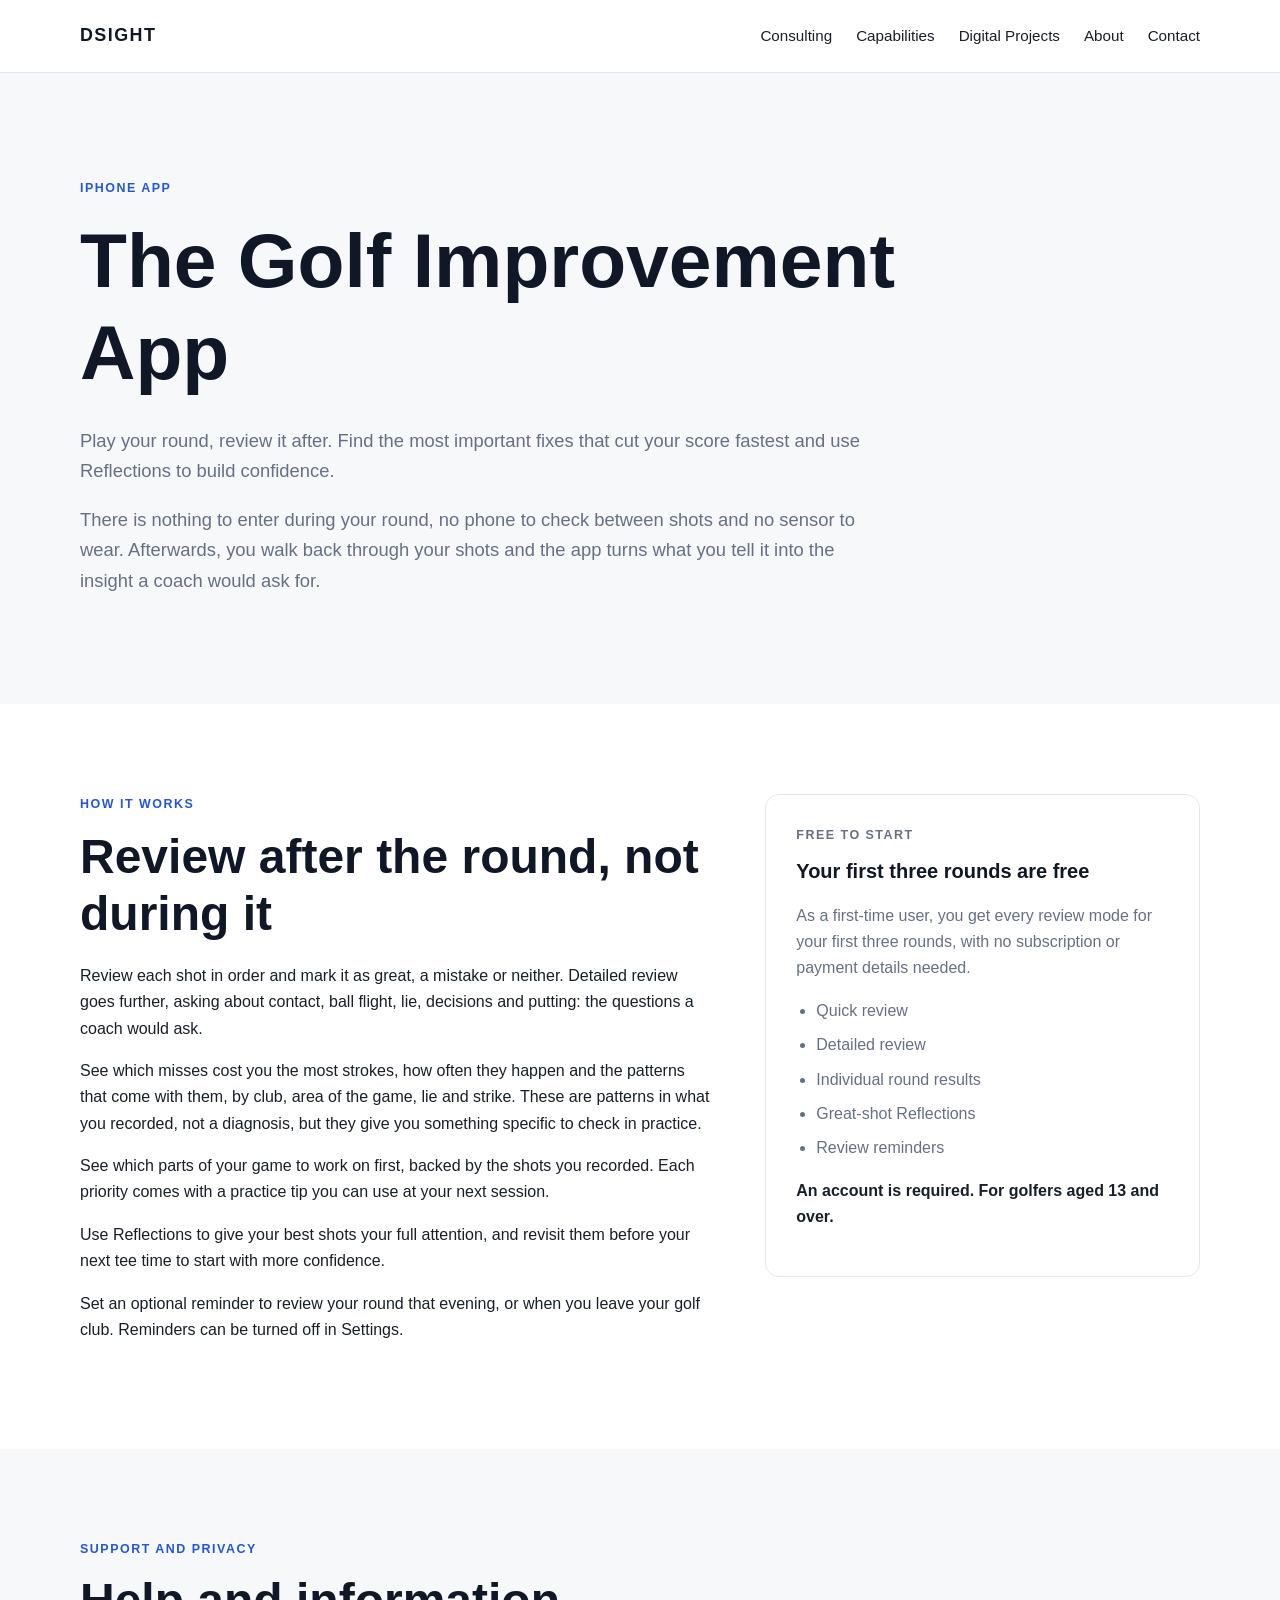
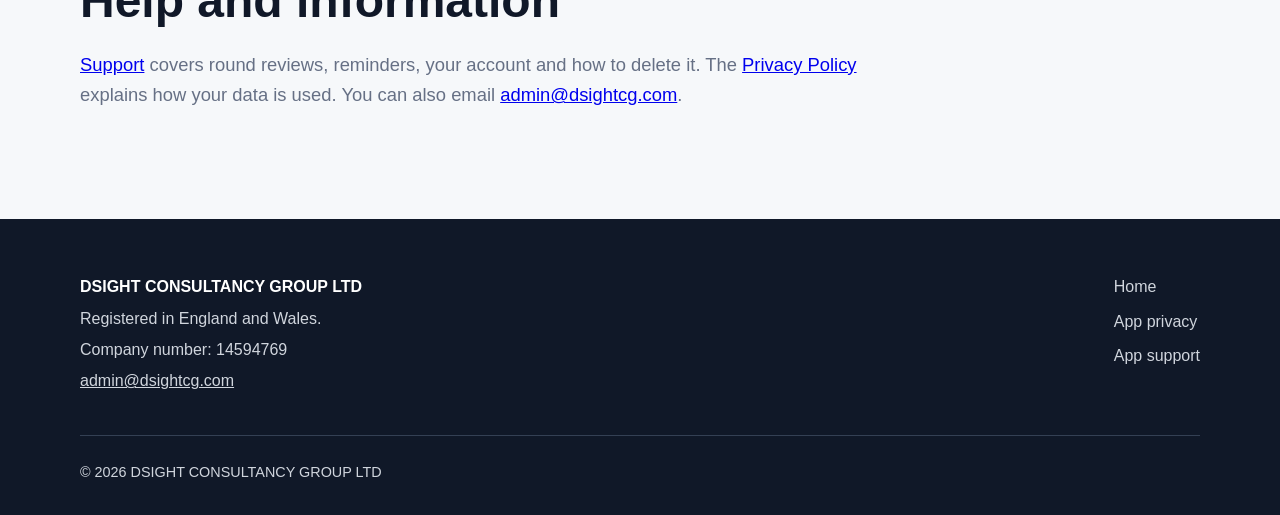
<file: golf-improvement.html>
<!doctype html>
<html lang="en-GB">
<head>
  <meta charset="utf-8">
  <meta name="viewport" content="width=device-width, initial-scale=1">
  <title>The Golf Improvement App | DSIGHT CONSULTANCY GROUP LTD</title>
  <meta
    name="description"
    content="Play your round, review it after. Find the most important fixes that cut your score fastest and use Reflections to build confidence."
  >
  <link rel="stylesheet" href="styles.css">
</head>

<body>

<header class="site-header">
  <div class="container nav">
    <a class="brand" href="index.html">DSIGHT</a>

    <nav aria-label="Main navigation">
      <a href="index.html#consulting">Consulting</a>
      <a href="index.html#capabilities">Capabilities</a>
      <a href="projects.html">Digital Projects</a>
      <a href="index.html#about">About</a>
      <a href="index.html#contact">Contact</a>
    </nav>
  </div>
</header>

<main>

<section class="page-header">
  <div class="container">

    <p class="eyebrow">iPhone app</p>

    <h1>The Golf Improvement App</h1>

    <p class="hero-text">
      Play your round, review it after. Find the most important fixes that cut
      your score fastest and use Reflections to build confidence.
    </p>

    <p class="hero-text">
      There is nothing to enter during your round, no phone to check between
      shots and no sensor to wear. Afterwards, you walk back through your shots
      and the app turns what you tell it into the insight a coach would ask for.
    </p>

  </div>
</section>

<section class="section">
  <div class="container project">

    <div>

      <p class="eyebrow">How it works</p>

      <h2>Review after the round, not during it</h2>

      <p>
        Review each shot in order and mark it as great, a mistake or neither.
        Detailed review goes further, asking about contact, ball flight, lie,
        decisions and putting: the questions a coach would ask.
      </p>

      <p>
        See which misses cost you the most strokes, how often they happen and
        the patterns that come with them, by club, area of the game, lie and
        strike. These are patterns in what you recorded, not a diagnosis, but
        they give you something specific to check in practice.
      </p>

      <p>
        See which parts of your game to work on first, backed by the shots you
        recorded. Each priority comes with a practice tip you can use at your
        next session.
      </p>

      <p>
        Use Reflections to give your best shots your full attention, and
        revisit them before your next tee time to start with more confidence.
      </p>

      <p>
        Set an optional reminder to review your round that evening, or when you
        leave your golf club. Reminders can be turned off in Settings.
      </p>

    </div>

    <aside class="feature-box">

      <p class="eyebrow">Free to start</p>

      <h3>Your first three rounds are free</h3>

      <p>
        As a first-time user, you get every review mode for your first three
        rounds, with no subscription or payment details needed.
      </p>

      <ul class="feature-list">
        <li>Quick review</li>
        <li>Detailed review</li>
        <li>Individual round results</li>
        <li>Great-shot Reflections</li>
        <li>Review reminders</li>
      </ul>

      <p class="status">
        An account is required. For golfers aged 13 and over.
      </p>

    </aside>

  </div>
</section>

<section class="section alternate">
  <div class="container">

    <p class="eyebrow">Support and privacy</p>

    <h2>Help and information</h2>

    <p class="section-intro">
      <a href="golf-improvement-support.html">Support</a> covers round reviews,
      reminders, your account and how to delete it. The
      <a href="golf-improvement-privacy.html">Privacy Policy</a> explains how
      your data is used. You can also email
      <a href="mailto:admin@dsightcg.com">admin@dsightcg.com</a>.
    </p>

  </div>
</section>

</main>

<footer>
  <div class="container footer-content">

    <div>
      <strong>DSIGHT CONSULTANCY GROUP LTD</strong>
      <p>Registered in England and Wales.</p>
      <p>Company number: 14594769</p>
      <p>
        <a href="mailto:admin@dsightcg.com">admin@dsightcg.com</a>
      </p>
    </div>

    <div class="footer-links">
      <a href="index.html">Home</a>
      <a href="golf-improvement-privacy.html">App privacy</a>
      <a href="golf-improvement-support.html">App support</a>
    </div>

  </div>

  <div class="container copyright">
    © 2026 DSIGHT CONSULTANCY GROUP LTD
  </div>
</footer>

</body>
</html>
</file>
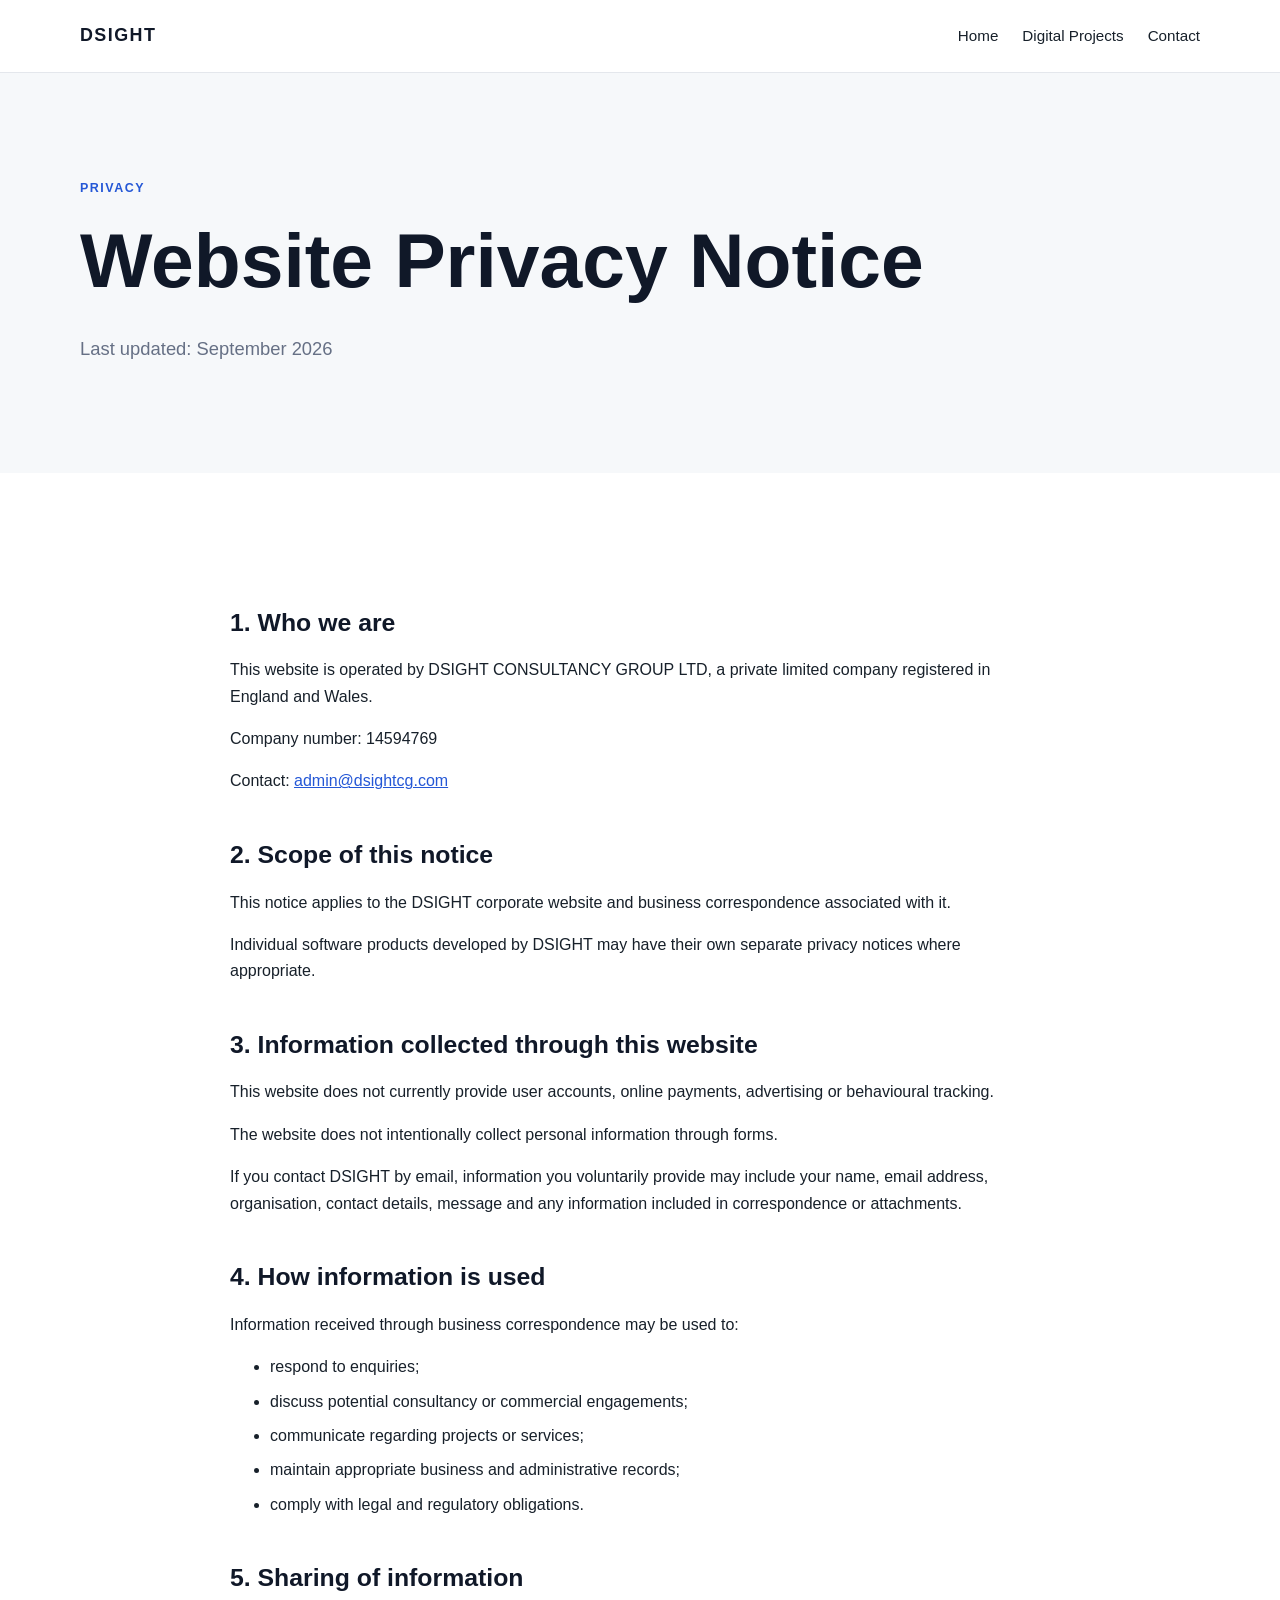
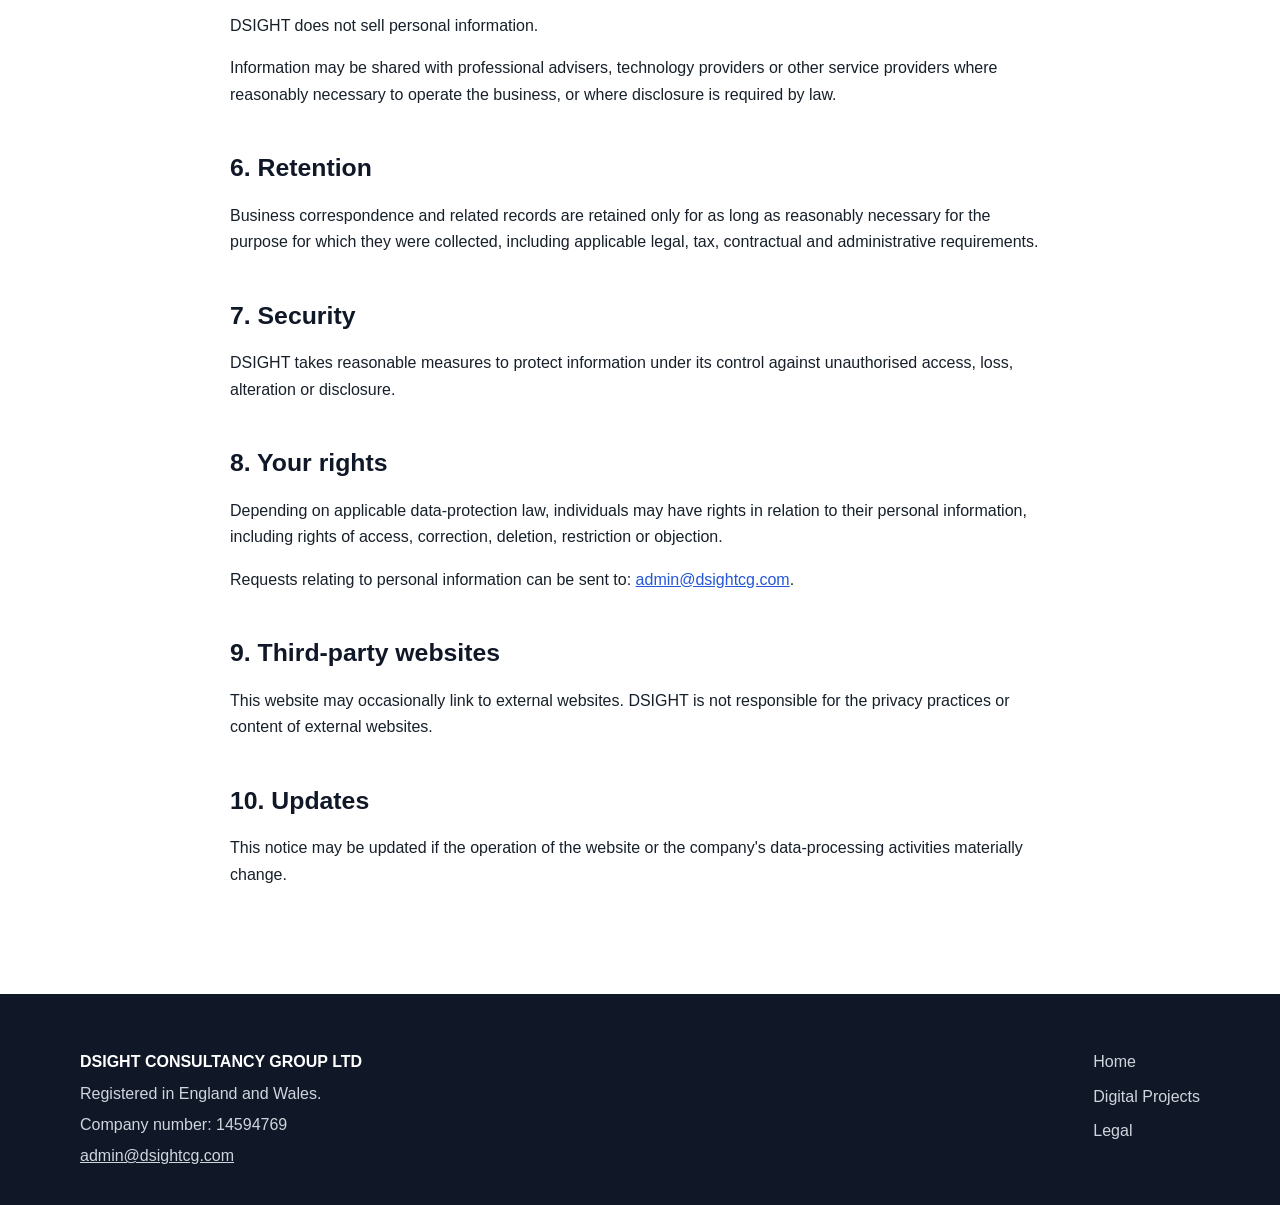
<file: privacy.html>
<!doctype html>
<html lang="en">
<head>
  <meta charset="utf-8">
  <meta name="viewport" content="width=device-width, initial-scale=1">
  <title>Privacy | DSIGHT CONSULTANCY GROUP LTD</title>
  <meta
    name="description"
    content="Website privacy notice for DSIGHT CONSULTANCY GROUP LTD."
  >
  <link rel="stylesheet" href="styles.css">
</head>

<body>

<header class="site-header">
  <div class="container nav">
    <a class="brand" href="index.html">DSIGHT</a>

    <nav aria-label="Main navigation">
      <a href="index.html">Home</a>
      <a href="projects.html">Digital Projects</a>
      <a href="index.html#contact">Contact</a>
    </nav>
  </div>
</header>

<main>

<section class="page-header">
  <div class="container">
    <p class="eyebrow">Privacy</p>
    <h1>Website Privacy Notice</h1>
    <p class="hero-text">Last updated: September 2026</p>
  </div>
</section>

<section class="section">
  <div class="container legal">

    <h2>1. Who we are</h2>

    <p>
      This website is operated by DSIGHT CONSULTANCY GROUP LTD, a private
      limited company registered in England and Wales.
    </p>

    <p>
      Company number: 14594769
    </p>

    <p>
      Contact:
      <a href="mailto:admin@dsightcg.com">admin@dsightcg.com</a>
    </p>

    <h2>2. Scope of this notice</h2>

    <p>
      This notice applies to the DSIGHT corporate website and business
      correspondence associated with it.
    </p>

    <p>
      Individual software products developed by DSIGHT may have their own
      separate privacy notices where appropriate.
    </p>

    <h2>3. Information collected through this website</h2>

    <p>
      This website does not currently provide user accounts, online payments,
      advertising or behavioural tracking.
    </p>

    <p>
      The website does not intentionally collect personal information through
      forms.
    </p>

    <p>
      If you contact DSIGHT by email, information you voluntarily provide may
      include your name, email address, organisation, contact details, message
      and any information included in correspondence or attachments.
    </p>

    <h2>4. How information is used</h2>

    <p>
      Information received through business correspondence may be used to:
    </p>

    <ul>
      <li>respond to enquiries;</li>
      <li>discuss potential consultancy or commercial engagements;</li>
      <li>communicate regarding projects or services;</li>
      <li>maintain appropriate business and administrative records;</li>
      <li>comply with legal and regulatory obligations.</li>
    </ul>

    <h2>5. Sharing of information</h2>

    <p>
      DSIGHT does not sell personal information.
    </p>

    <p>
      Information may be shared with professional advisers, technology
      providers or other service providers where reasonably necessary to
      operate the business, or where disclosure is required by law.
    </p>

    <h2>6. Retention</h2>

    <p>
      Business correspondence and related records are retained only for as long
      as reasonably necessary for the purpose for which they were collected,
      including applicable legal, tax, contractual and administrative
      requirements.
    </p>

    <h2>7. Security</h2>

    <p>
      DSIGHT takes reasonable measures to protect information under its control
      against unauthorised access, loss, alteration or disclosure.
    </p>

    <h2>8. Your rights</h2>

    <p>
      Depending on applicable data-protection law, individuals may have rights
      in relation to their personal information, including rights of access,
      correction, deletion, restriction or objection.
    </p>

    <p>
      Requests relating to personal information can be sent to:
      <a href="mailto:admin@dsightcg.com">admin@dsightcg.com</a>.
    </p>

    <h2>9. Third-party websites</h2>

    <p>
      This website may occasionally link to external websites. DSIGHT is not
      responsible for the privacy practices or content of external websites.
    </p>

    <h2>10. Updates</h2>

    <p>
      This notice may be updated if the operation of the website or the
      company's data-processing activities materially change.
    </p>

  </div>
</section>

</main>

<footer>
  <div class="container footer-content">

    <div>
      <strong>DSIGHT CONSULTANCY GROUP LTD</strong>
      <p>Registered in England and Wales.</p>
      <p>Company number: 14594769</p>
      <p>
        <a href="mailto:admin@dsightcg.com">admin@dsightcg.com</a>
      </p>
    </div>

    <div class="footer-links">
      <a href="index.html">Home</a>
      <a href="projects.html">Digital Projects</a>
      <a href="terms.html">Legal</a>
    </div>

  </div>
</footer>

</body>
</html>
</file>
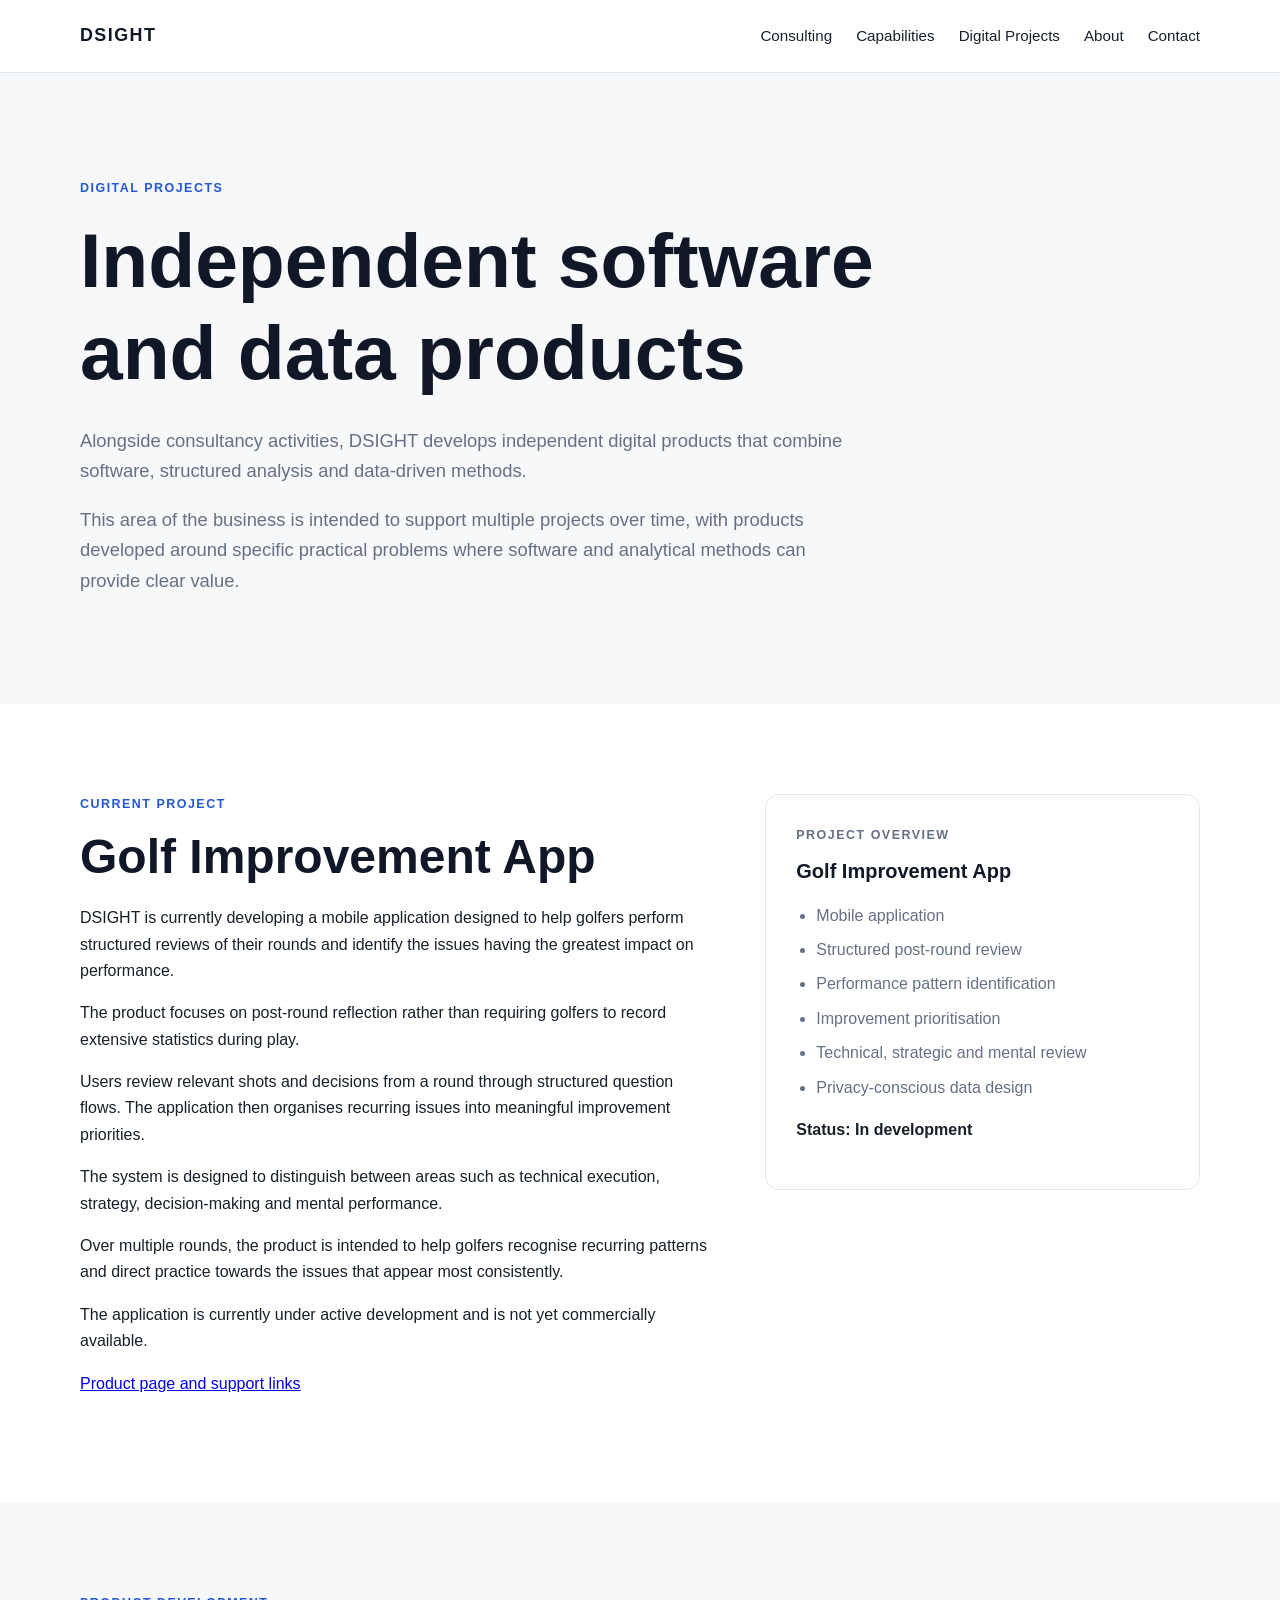
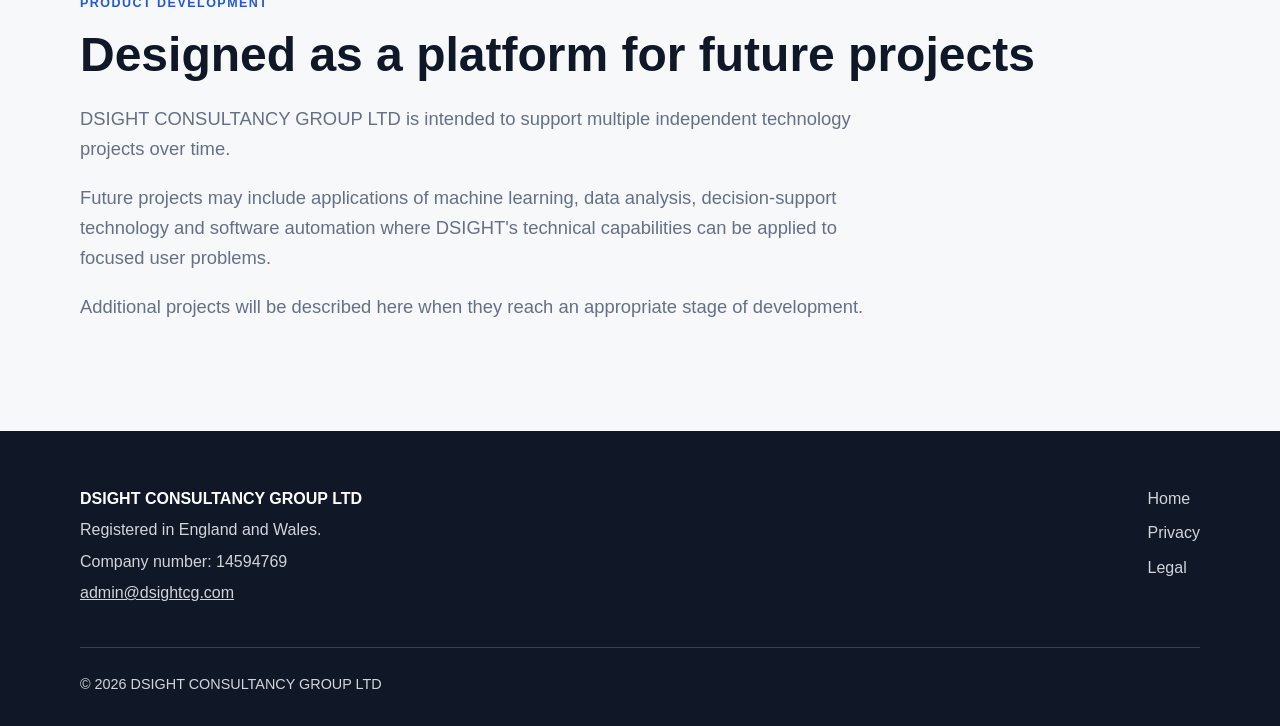
<file: projects.html>
<!doctype html>
<html lang="en">
<head>
  <meta charset="utf-8">
  <meta name="viewport" content="width=device-width, initial-scale=1">
  <title>Digital Projects | DSIGHT CONSULTANCY GROUP LTD</title>
  <meta
    name="description"
    content="Digital software and data projects developed by DSIGHT CONSULTANCY GROUP LTD."
  >
  <link rel="stylesheet" href="styles.css">
</head>

<body>

<header class="site-header">
  <div class="container nav">
    <a class="brand" href="index.html">DSIGHT</a>

    <nav aria-label="Main navigation">
      <a href="index.html#consulting">Consulting</a>
      <a href="index.html#capabilities">Capabilities</a>
      <a href="projects.html">Digital Projects</a>
      <a href="index.html#about">About</a>
      <a href="index.html#contact">Contact</a>
    </nav>
  </div>
</header>

<main>

<section class="page-header">
  <div class="container">

    <p class="eyebrow">Digital Projects</p>

    <h1>Independent software and data products</h1>

    <p class="hero-text">
      Alongside consultancy activities, DSIGHT develops independent digital
      products that combine software, structured analysis and data-driven
      methods.
    </p>

    <p class="hero-text">
      This area of the business is intended to support multiple projects over
      time, with products developed around specific practical problems where
      software and analytical methods can provide clear value.
    </p>

  </div>
</section>

<section class="section">
  <div class="container project">

    <div>

      <p class="eyebrow">Current project</p>

      <h2>Golf Improvement App</h2>

      <p>
        DSIGHT is currently developing a mobile application designed to help
        golfers perform structured reviews of their rounds and identify the
        issues having the greatest impact on performance.
      </p>

      <p>
        The product focuses on post-round reflection rather than requiring
        golfers to record extensive statistics during play.
      </p>

      <p>
        Users review relevant shots and decisions from a round through
        structured question flows. The application then organises recurring
        issues into meaningful improvement priorities.
      </p>

      <p>
        The system is designed to distinguish between areas such as technical
        execution, strategy, decision-making and mental performance.
      </p>

      <p>
        Over multiple rounds, the product is intended to help golfers recognise
        recurring patterns and direct practice towards the issues that appear
        most consistently.
      </p>

      <p>
        The application is currently under active development and is not yet
        commercially available.
      </p>

      <p>
        <a href="golf-improvement.html">Product page and support links</a>
      </p>

    </div>

    <aside class="feature-box">

      <p class="eyebrow">Project overview</p>

      <h3>Golf Improvement App</h3>

      <ul class="feature-list">
        <li>Mobile application</li>
        <li>Structured post-round review</li>
        <li>Performance pattern identification</li>
        <li>Improvement prioritisation</li>
        <li>Technical, strategic and mental review</li>
        <li>Privacy-conscious data design</li>
      </ul>

      <p class="status">Status: In development</p>

    </aside>

  </div>
</section>

<section class="section alternate">
  <div class="container">

    <p class="eyebrow">Product development</p>

    <h2>Designed as a platform for future projects</h2>

    <p class="section-intro">
      DSIGHT CONSULTANCY GROUP LTD is intended to support multiple independent
      technology projects over time.
    </p>

    <p class="section-intro">
      Future projects may include applications of machine learning, data
      analysis, decision-support technology and software automation where
      DSIGHT's technical capabilities can be applied to focused user problems.
    </p>

    <p class="section-intro">
      Additional projects will be described here when they reach an appropriate
      stage of development.
    </p>

  </div>
</section>

</main>

<footer>
  <div class="container footer-content">

    <div>
      <strong>DSIGHT CONSULTANCY GROUP LTD</strong>
      <p>Registered in England and Wales.</p>
      <p>Company number: 14594769</p>
      <p>
        <a href="mailto:admin@dsightcg.com">admin@dsightcg.com</a>
      </p>
    </div>

    <div class="footer-links">
      <a href="index.html">Home</a>
      <a href="privacy.html">Privacy</a>
      <a href="terms.html">Legal</a>
    </div>

  </div>

  <div class="container copyright">
    © 2026 DSIGHT CONSULTANCY GROUP LTD
  </div>
</footer>

</body>
</html>
</file>
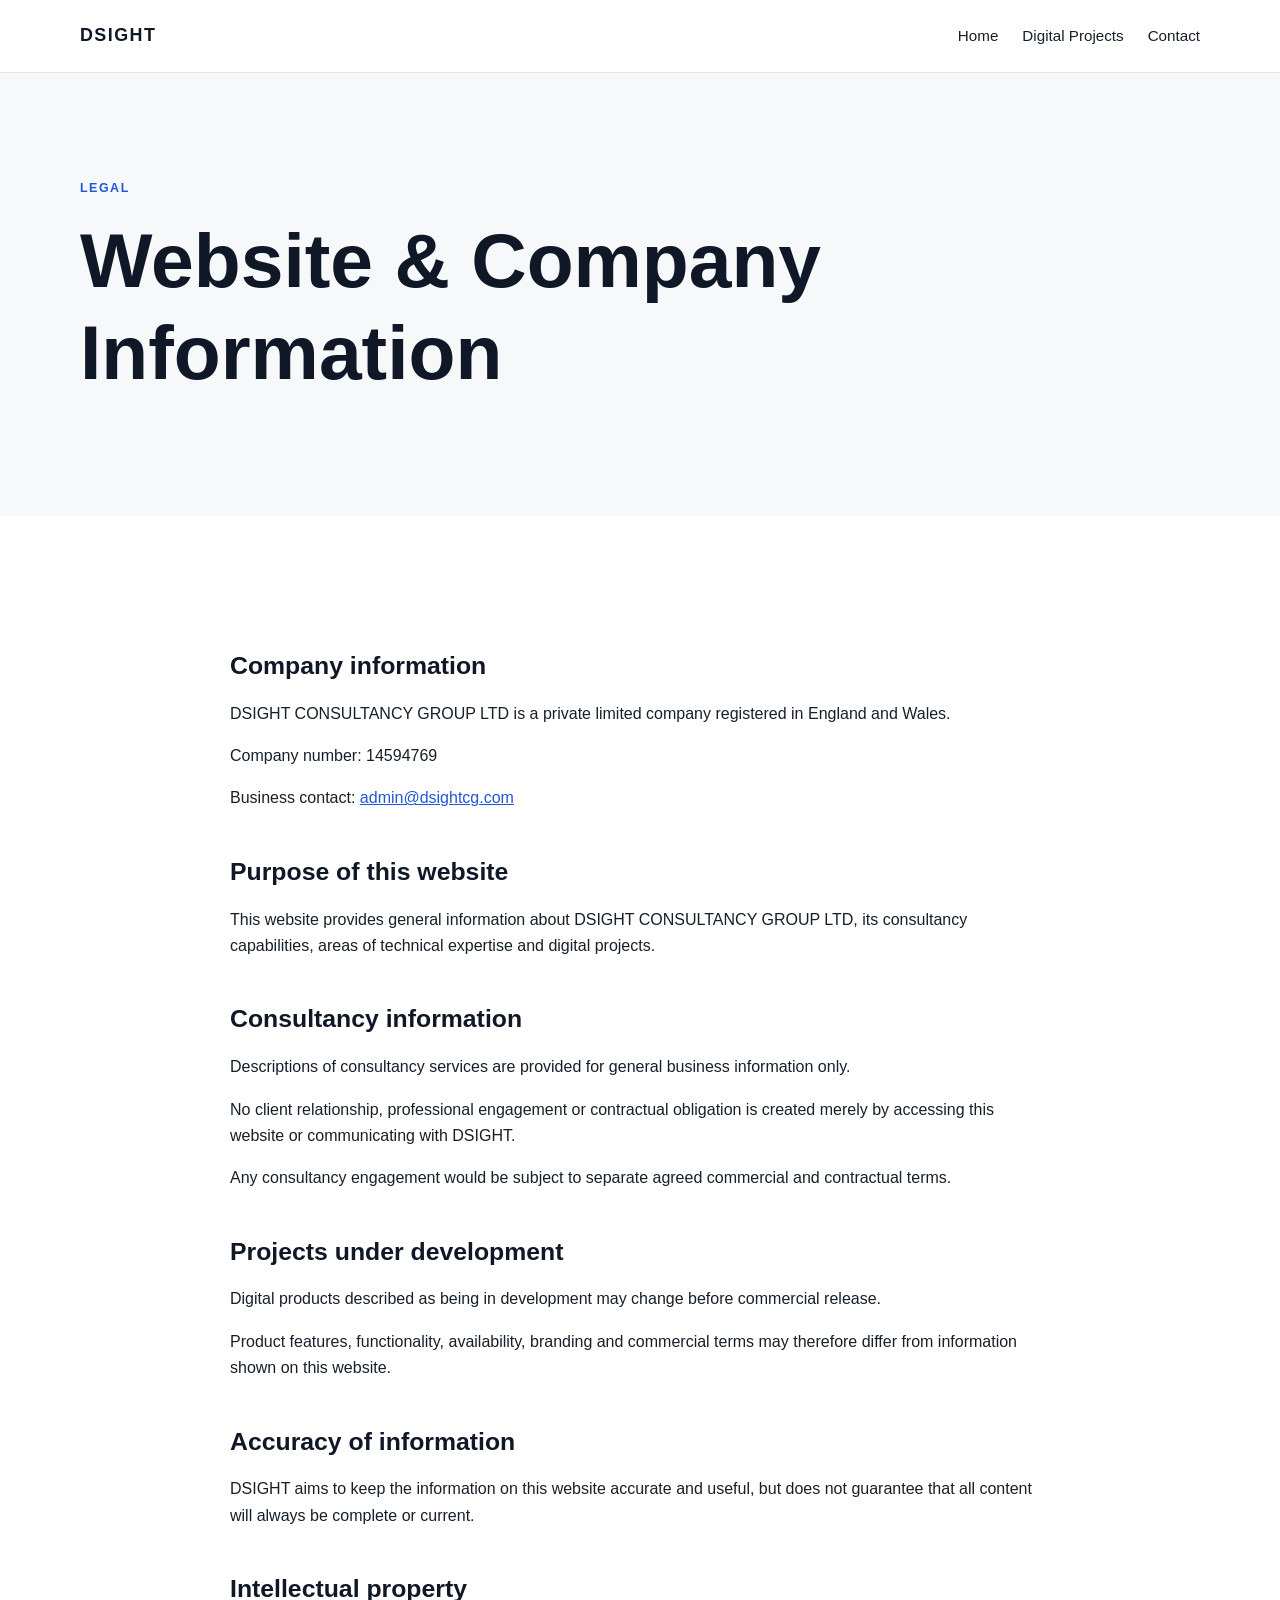
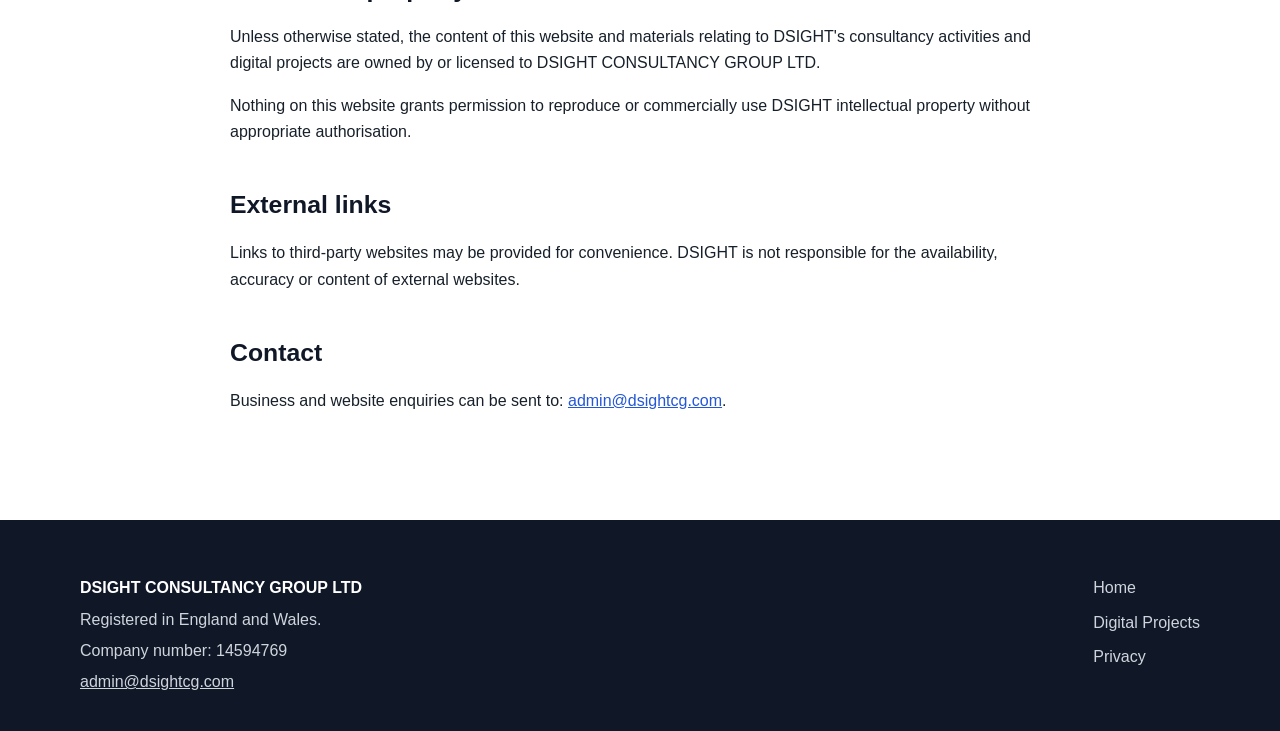
<file: terms.html>
<!doctype html>
<html lang="en">
<head>
  <meta charset="utf-8">
  <meta name="viewport" content="width=device-width, initial-scale=1">
  <title>Legal | DSIGHT CONSULTANCY GROUP LTD</title>
  <meta
    name="description"
    content="Website and legal information for DSIGHT CONSULTANCY GROUP LTD."
  >
  <link rel="stylesheet" href="styles.css">
</head>

<body>

<header class="site-header">
  <div class="container nav">
    <a class="brand" href="index.html">DSIGHT</a>

    <nav aria-label="Main navigation">
      <a href="index.html">Home</a>
      <a href="projects.html">Digital Projects</a>
      <a href="index.html#contact">Contact</a>
    </nav>
  </div>
</header>

<main>

<section class="page-header">
  <div class="container">
    <p class="eyebrow">Legal</p>
    <h1>Website & Company Information</h1>
  </div>
</section>

<section class="section">
  <div class="container legal">

    <h2>Company information</h2>

    <p>
      DSIGHT CONSULTANCY GROUP LTD is a private limited company registered in
      England and Wales.
    </p>

    <p>
      Company number: 14594769
    </p>

    <p>
      Business contact:
      <a href="mailto:admin@dsightcg.com">admin@dsightcg.com</a>
    </p>

    <h2>Purpose of this website</h2>

    <p>
      This website provides general information about DSIGHT CONSULTANCY GROUP
      LTD, its consultancy capabilities, areas of technical expertise and
      digital projects.
    </p>

    <h2>Consultancy information</h2>

    <p>
      Descriptions of consultancy services are provided for general business
      information only.
    </p>

    <p>
      No client relationship, professional engagement or contractual
      obligation is created merely by accessing this website or communicating
      with DSIGHT.
    </p>

    <p>
      Any consultancy engagement would be subject to separate agreed commercial
      and contractual terms.
    </p>

    <h2>Projects under development</h2>

    <p>
      Digital products described as being in development may change before
      commercial release.
    </p>

    <p>
      Product features, functionality, availability, branding and commercial
      terms may therefore differ from information shown on this website.
    </p>

    <h2>Accuracy of information</h2>

    <p>
      DSIGHT aims to keep the information on this website accurate and useful,
      but does not guarantee that all content will always be complete or
      current.
    </p>

    <h2>Intellectual property</h2>

    <p>
      Unless otherwise stated, the content of this website and materials
      relating to DSIGHT's consultancy activities and digital projects are
      owned by or licensed to DSIGHT CONSULTANCY GROUP LTD.
    </p>

    <p>
      Nothing on this website grants permission to reproduce or commercially
      use DSIGHT intellectual property without appropriate authorisation.
    </p>

    <h2>External links</h2>

    <p>
      Links to third-party websites may be provided for convenience. DSIGHT is
      not responsible for the availability, accuracy or content of external
      websites.
    </p>

    <h2>Contact</h2>

    <p>
      Business and website enquiries can be sent to:
      <a href="mailto:admin@dsightcg.com">admin@dsightcg.com</a>.
    </p>

  </div>
</section>

</main>

<footer>
  <div class="container footer-content">

    <div>
      <strong>DSIGHT CONSULTANCY GROUP LTD</strong>
      <p>Registered in England and Wales.</p>
      <p>Company number: 14594769</p>
      <p>
        <a href="mailto:admin@dsightcg.com">admin@dsightcg.com</a>
      </p>
    </div>

    <div class="footer-links">
      <a href="index.html">Home</a>
      <a href="projects.html">Digital Projects</a>
      <a href="privacy.html">Privacy</a>
    </div>

  </div>
</footer>

</body>
</html>
</file>
<file: styles.css>
:root {
  --text: #17202a;
  --muted: #667085;
  --background: #ffffff;
  --alternate: #f6f8fa;
  --border: #e4e7ec;
  --accent: #2457d6;
  --accent-dark: #1744af;
  --dark: #101828;
  --footer-text: #d0d5dd;
}

* {
  box-sizing: border-box;
}

html {
  scroll-behavior: smooth;
}

body {
  margin: 0;
  font-family:
    -apple-system,
    BlinkMacSystemFont,
    "Segoe UI",
    Roboto,
    Helvetica,
    Arial,
    sans-serif;
  color: var(--text);
  background: var(--background);
  line-height: 1.65;
}

a {
  transition: color 0.15s ease, background 0.15s ease;
}

.container {
  width: min(1120px, calc(100% - 40px));
  margin: 0 auto;
}

.site-header {
  border-bottom: 1px solid var(--border);
  background: rgba(255, 255, 255, 0.98);
}

.nav {
  min-height: 72px;
  display: flex;
  align-items: center;
  justify-content: space-between;
  gap: 30px;
}

.brand {
  font-weight: 800;
  letter-spacing: 0.08em;
  font-size: 1.12rem;
  text-decoration: none;
  color: var(--dark);
}

nav {
  display: flex;
  flex-wrap: wrap;
  gap: 24px;
}

nav a {
  color: var(--text);
  text-decoration: none;
  font-size: 0.95rem;
}

nav a:hover {
  color: var(--accent);
}

.hero,
.page-header {
  padding: 105px 0 90px;
}

.hero {
  background: linear-gradient(135deg, #f5f8ff 0%, #ffffff 65%);
}

.page-header {
  background: var(--alternate);
}

.eyebrow {
  color: var(--accent);
  text-transform: uppercase;
  letter-spacing: 0.12em;
  font-weight: 700;
  font-size: 0.78rem;
}

h1,
h2,
h3 {
  line-height: 1.2;
  color: var(--dark);
}

h1 {
  max-width: 900px;
  font-size: clamp(2.5rem, 6vw, 4.8rem);
  margin: 15px 0 28px;
}

h2 {
  font-size: clamp(2rem, 4vw, 3rem);
  margin: 8px 0 20px;
}

h3 {
  font-size: 1.25rem;
  margin-top: 0;
}

p {
  margin-top: 0;
}

.hero-text,
.section-intro {
  max-width: 790px;
  font-size: 1.15rem;
  color: var(--muted);
}

.hero-actions {
  display: flex;
  flex-wrap: wrap;
  gap: 14px;
  margin-top: 35px;
}

.button {
  display: inline-block;
  padding: 12px 20px;
  background: var(--accent);
  color: white;
  border-radius: 8px;
  text-decoration: none;
  font-weight: 600;
}

.button:hover {
  background: var(--accent-dark);
}

.button.secondary {
  background: white;
  color: var(--dark);
  border: 1px solid var(--border);
}

.button.secondary:hover {
  background: var(--alternate);
}

.section {
  padding: 90px 0;
}

.alternate {
  background: var(--alternate);
}

.grid {
  display: grid;
  grid-template-columns: repeat(2, 1fr);
  gap: 24px;
  margin-top: 45px;
}

.card,
.feature-box {
  padding: 30px;
  border: 1px solid var(--border);
  border-radius: 14px;
  background: white;
}

.card p,
.feature-box p {
  color: var(--muted);
}

.split,
.project {
  display: grid;
  grid-template-columns: 1.45fr 1fr;
  gap: 55px;
  align-items: start;
}

.feature-list {
  padding-left: 20px;
  color: var(--muted);
}

.feature-list li {
  margin-bottom: 8px;
}

.status {
  font-weight: 600;
  color: var(--text) !important;
}

.text-link {
  display: inline-block;
  margin-top: 15px;
  font-weight: 600;
  color: var(--accent);
  text-decoration: none;
}

.text-link:hover {
  text-decoration: underline;
}

.company-details {
  display: grid;
  grid-template-columns: repeat(3, 1fr);
  gap: 20px;
  margin-top: 40px;
}

.company-details > div {
  padding: 22px;
  border: 1px solid var(--border);
  background: white;
  border-radius: 12px;
}

.detail-label {
  display: block;
  color: var(--muted);
  font-size: 0.85rem;
  margin-bottom: 5px;
}

.contact-email {
  font-size: 1.4rem;
  font-weight: 600;
}

.contact-email a,
.legal a {
  color: var(--accent);
}

.legal {
  max-width: 820px;
}

.legal h2 {
  margin-top: 45px;
  font-size: 1.55rem;
}

.legal li {
  margin-bottom: 8px;
}

footer {
  background: var(--dark);
  color: var(--footer-text);
  padding: 55px 0 30px;
}

footer strong {
  color: white;
}

footer a {
  color: var(--footer-text);
}

.footer-content {
  display: flex;
  justify-content: space-between;
  gap: 40px;
}

.footer-content p {
  margin: 5px 0;
}

.footer-links {
  display: flex;
  flex-direction: column;
  gap: 8px;
}

.footer-links a {
  text-decoration: none;
}

.footer-links a:hover,
footer a:hover {
  color: white;
}

.copyright {
  border-top: 1px solid #344054;
  margin-top: 35px;
  padding-top: 25px;
  font-size: 0.9rem;
}

@media (max-width: 800px) {

  .nav,
  .footer-content {
    align-items: flex-start;
    flex-direction: column;
    padding: 20px 0;
  }

  nav {
    gap: 14px;
  }

  .grid,
  .split,
  .project,
  .company-details {
    grid-template-columns: 1fr;
  }

  .hero,
  .page-header {
    padding: 70px 0 60px;
  }

  .section {
    padding: 65px 0;
  }

  h1 {
    font-size: clamp(2.35rem, 12vw, 3.5rem);
  }
}
</file>
